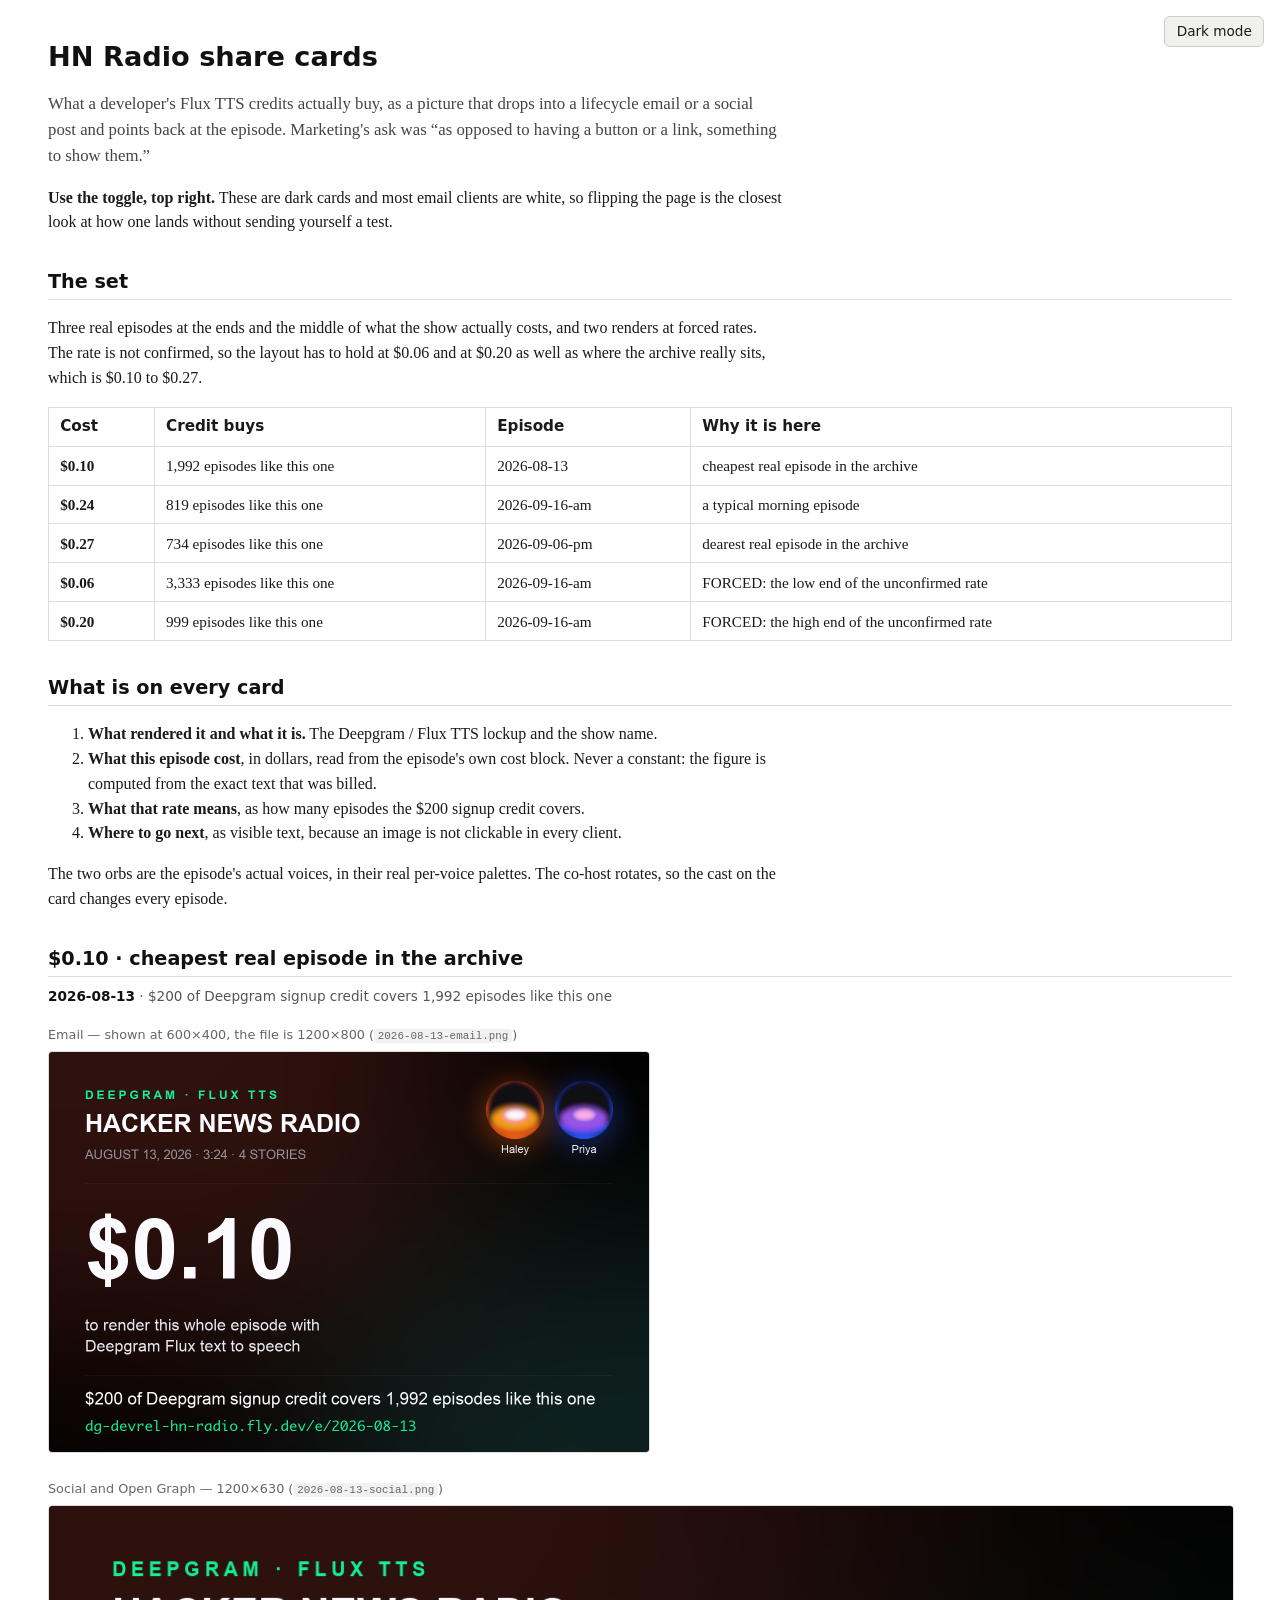
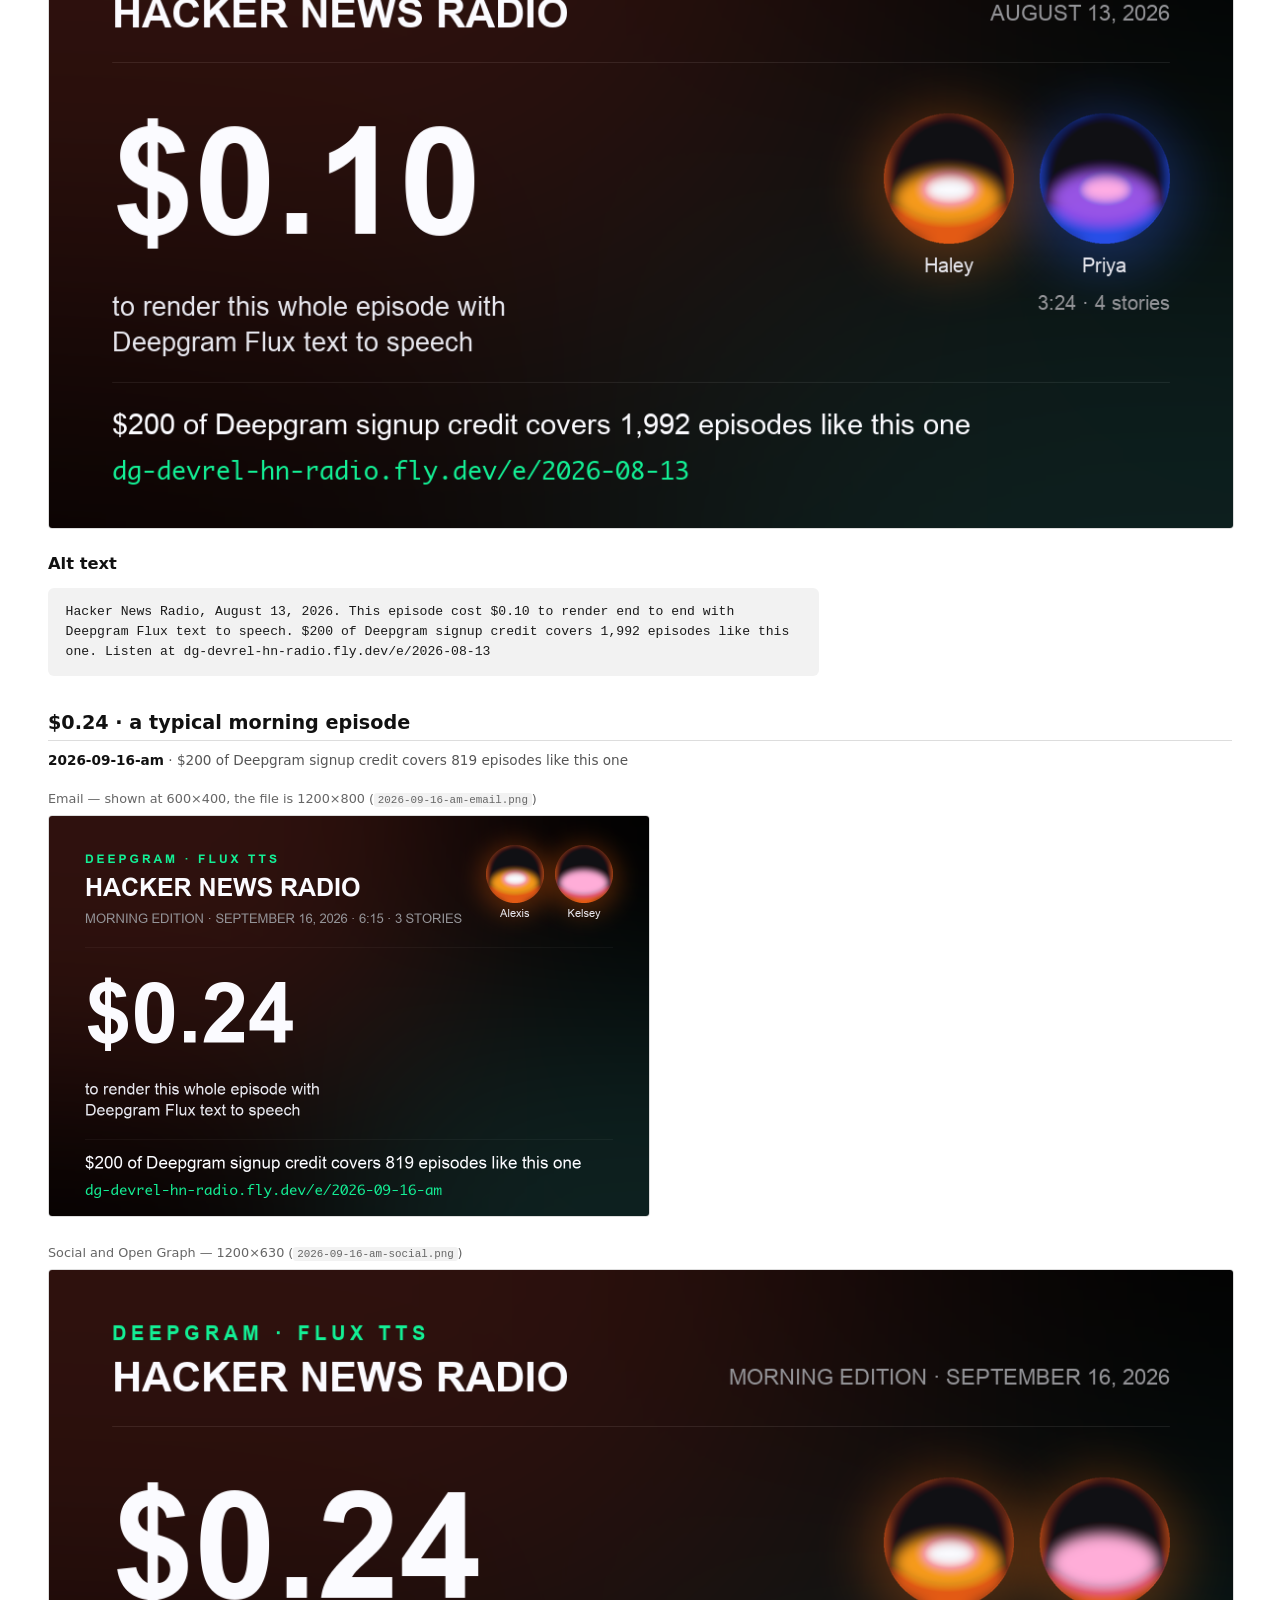
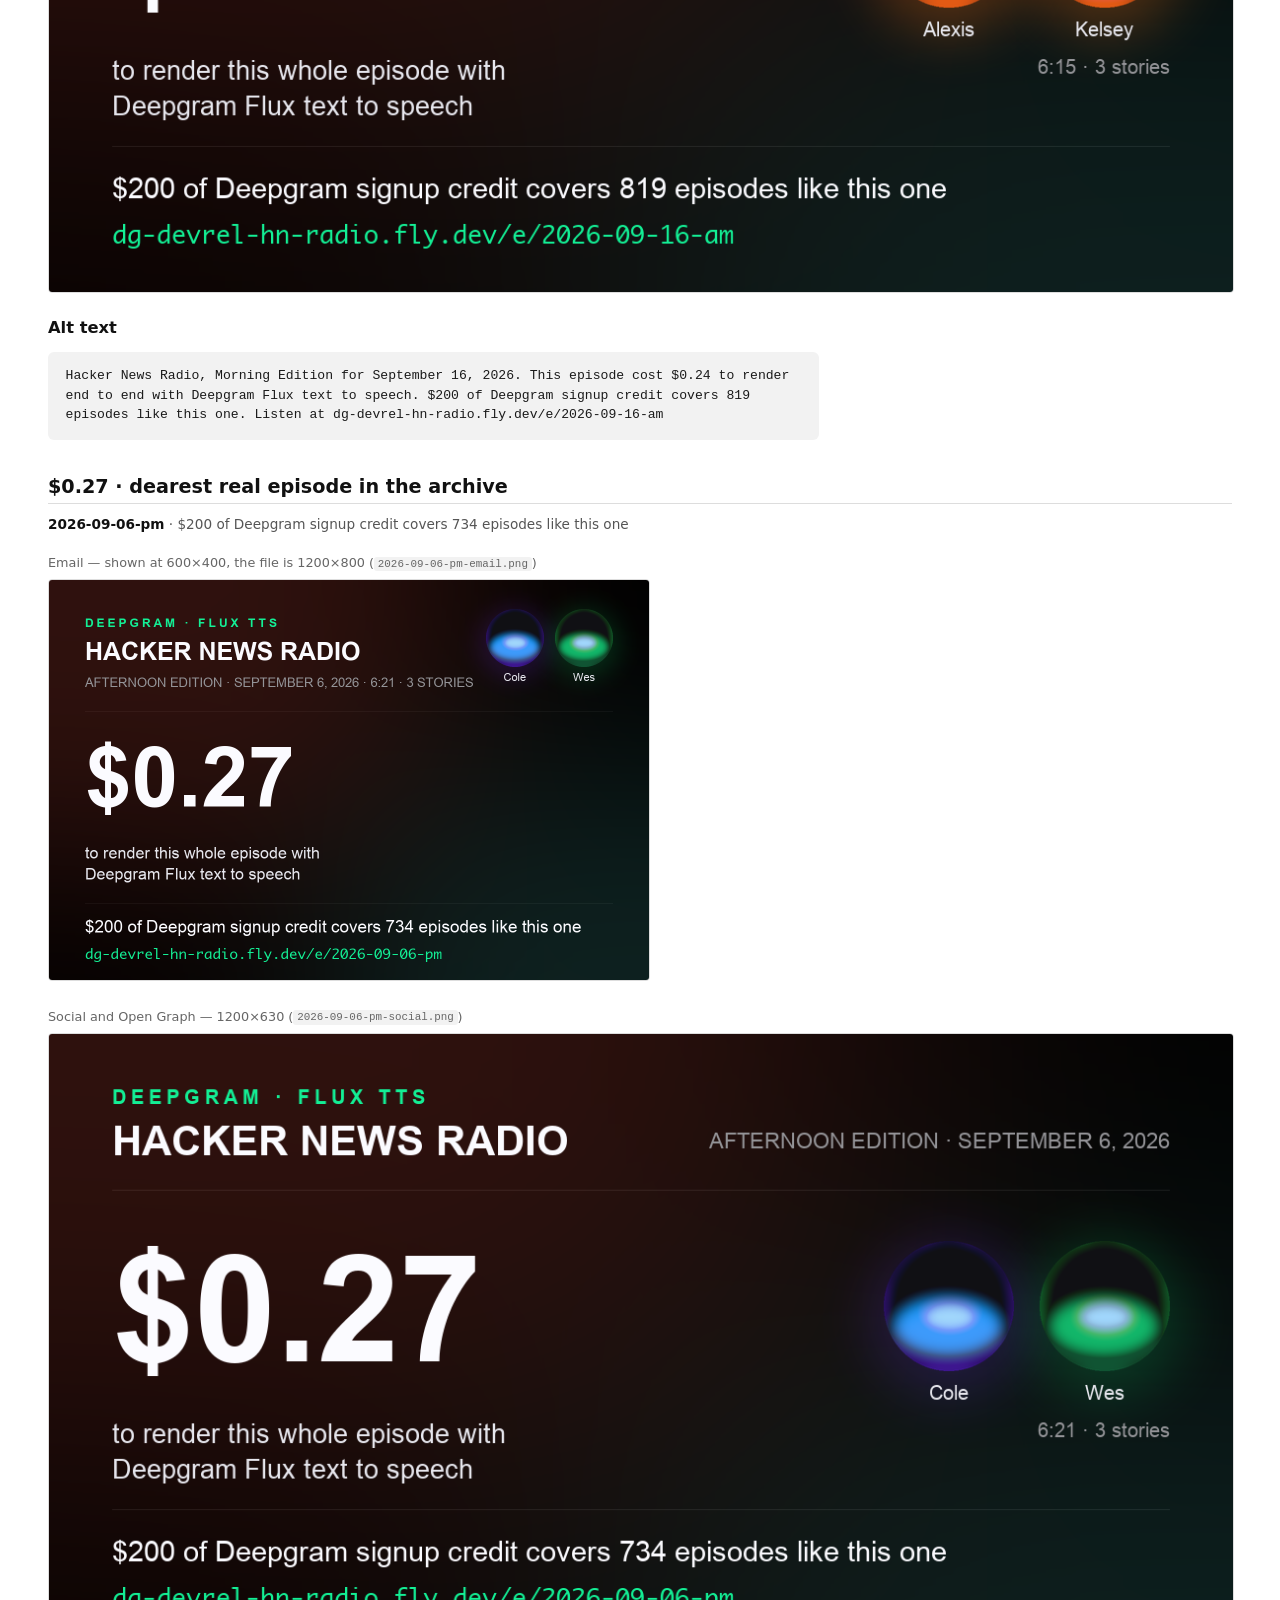
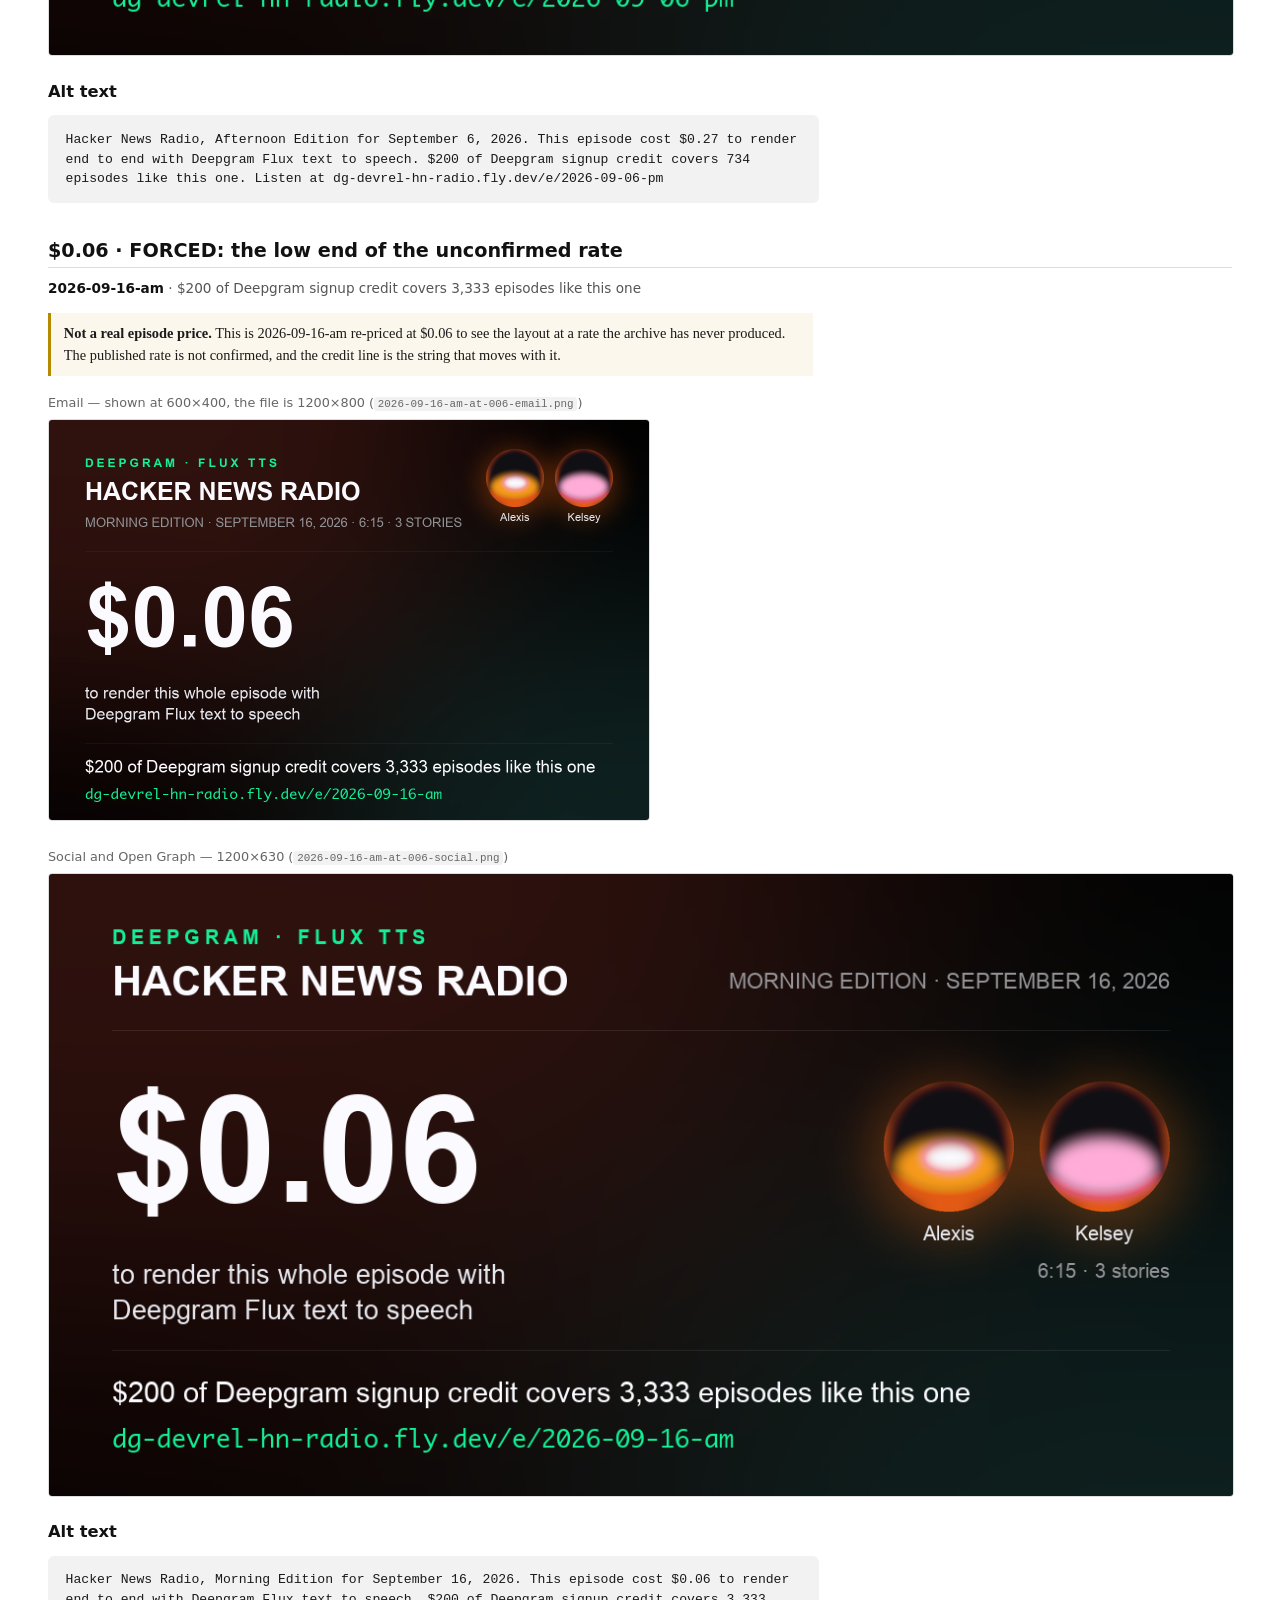
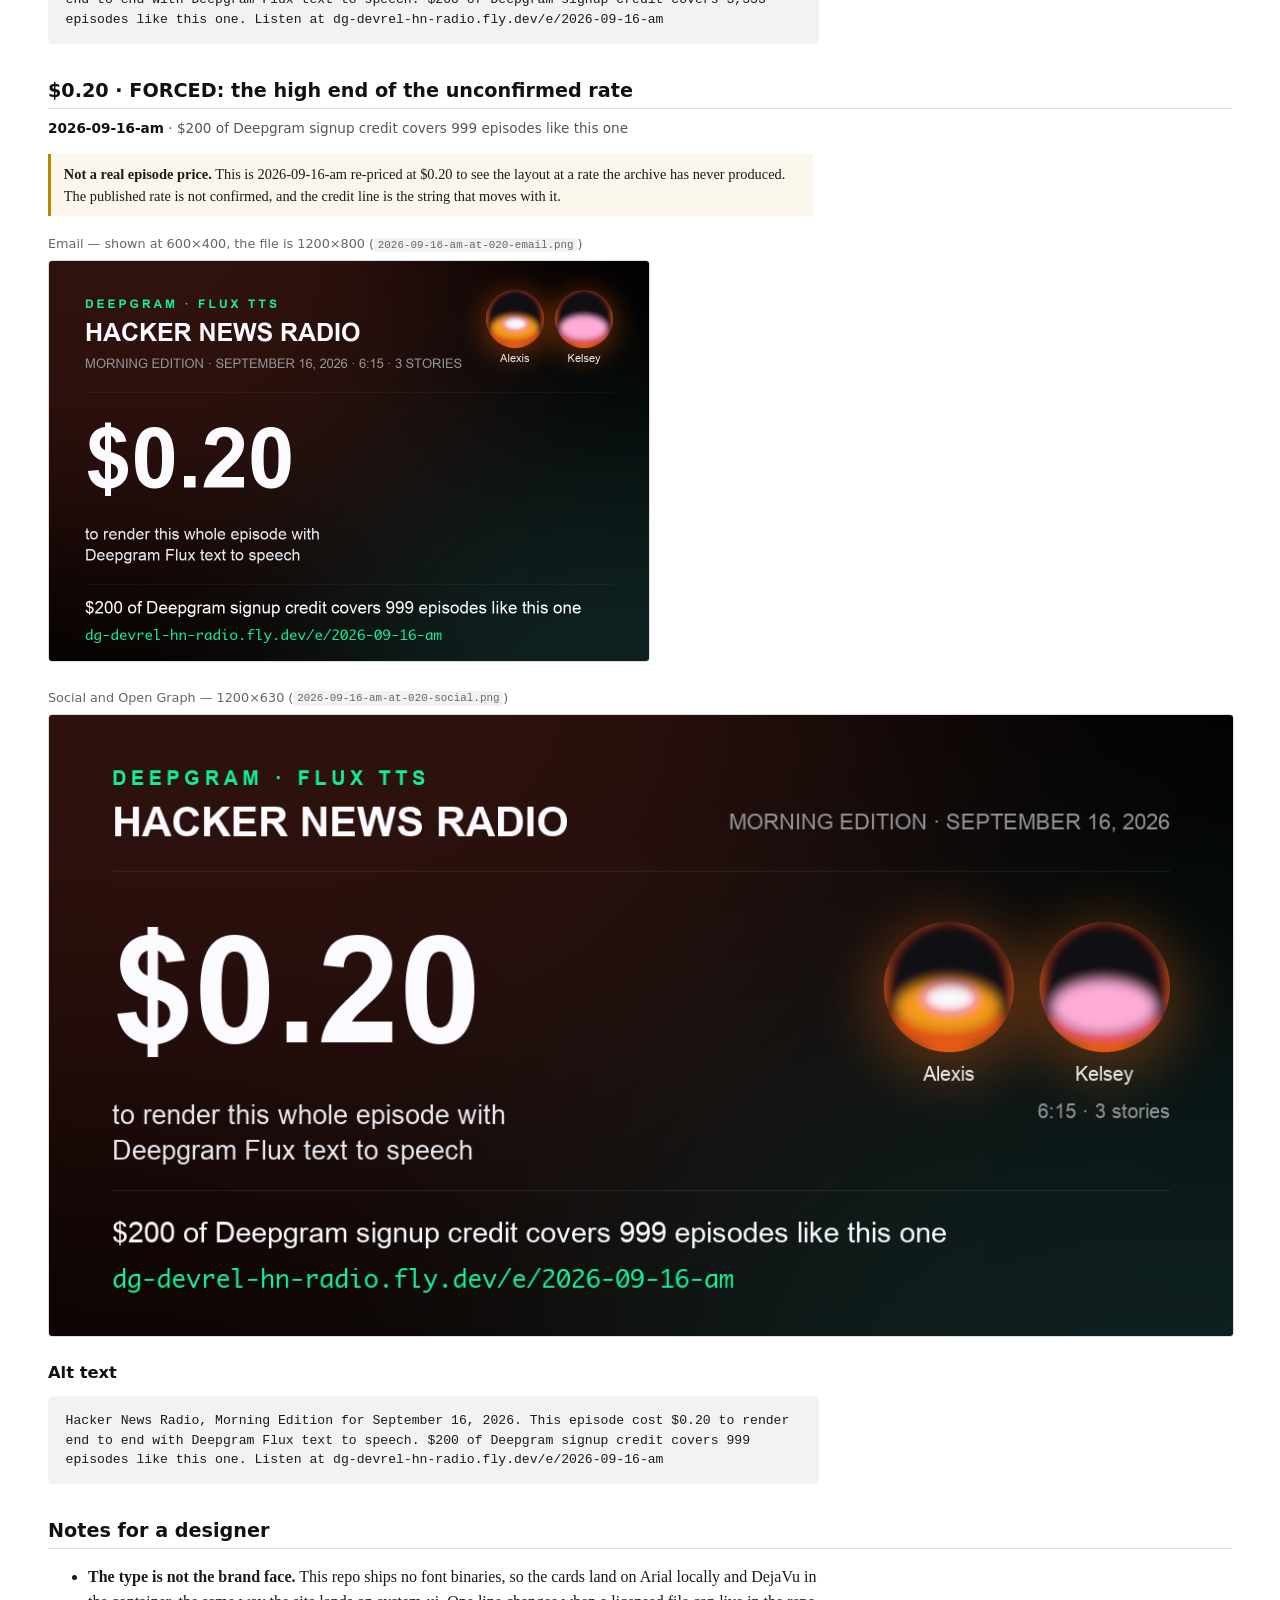
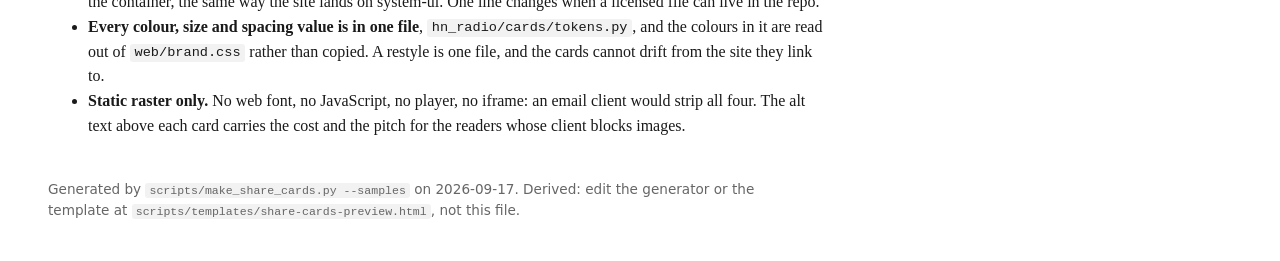
<file: docs/share-cards/index.html>
<!DOCTYPE html>
<!--
  GENERATED by scripts/make_share_cards.py. Do not edit the output; edit this template, or the
  content and styles in that script, and re-run. The next run overwrites whatever is there.

  Two pages come out of this one template -- the sample set and the full contact sheet -- so the
  theme chrome below is written once and neither page can drift from the other.

  Theme chrome below is copied verbatim from ~/Developer/gutils/templates/print-ready-html-doc.html
  so this page behaves like every other doc: follows the system theme, remembers the choice, and
  prints clean. Only the content between the CONTENT markers and the styles after the
  "Document-specific" line belong to this page.

  The light/dark toggle is doing real work here rather than being chrome. These cards are dark
  objects going into emails that are usually white, so flipping the page is the closest thing to
  seeing one land in a client.
-->
<html lang="en">
<head>
<meta charset="utf-8">
<meta name="viewport" content="width=device-width, initial-scale=1">
<title>HN Radio share cards</title>
<style>
  /* ===== THEME CHROME - DO NOT EDIT (keep identical across all docs) ===== */
  :root {
    --bg: #fff;
    --text: #1a1a1a;
    --heading: #111;
    --muted: #555;
    --muted2: #444;
    --faint: #666;
    --rule: #ddd;
    --dot: #e2e2e2;
    --code-bg: #f2f2f2;
    --setup-bg: #f6f6f4;
    --setup-border: #e0e0dc;
    --watch-bg: #fbf7ec;
    --watch-border: #b58900;
    --btn-bg: #f0f0ee;
    --btn-border: #ccc;
    --accent: #c9a227;
  }
  html[data-theme="dark"] {
    --bg: #17191d;
    --text: #cfd2d6;
    --heading: #f1f2f4;
    --muted: #9aa0a6;
    --muted2: #b3b8bd;
    --faint: #888e94;
    --rule: #34383e;
    --dot: #2b2f34;
    --code-bg: #262a30;
    --setup-bg: #1e2126;
    --setup-border: #34383e;
    --watch-bg: #241f14;
    --watch-border: #c9a227;
    --btn-bg: #23262b;
    --btn-border: #3a3f45;
  }
  #theme-toggle {
    position: fixed;
    top: 1rem;
    right: 1rem;
    font-family: system-ui, sans-serif;
    font-size: 0.85rem;
    color: var(--text);
    background: var(--btn-bg);
    border: 1px solid var(--btn-border);
    border-radius: 6px;
    padding: 0.4rem 0.7rem;
    cursor: pointer;
    z-index: 10;
  }
  #theme-toggle:hover { border-color: var(--faint); }
  /* ===== END THEME CHROME ===== */

  /* ===== BASE DOCUMENT STYLE (Sam's standing conventions) ===== */
  body {
    font-family: Georgia, 'Times New Roman', serif;
    font-size: 16px;
    line-height: 1.55;
    color: var(--text);
    max-width: 46rem;
    margin: 2.5rem auto;
    padding: 0 1.5rem;
    background: var(--bg);
    transition: background 0.15s ease, color 0.15s ease;
  }
  h1, h2, h3 {
    font-family: system-ui, -apple-system, 'Segoe UI', sans-serif;
    line-height: 1.25;
    color: var(--heading);
  }
  h1 { font-size: 1.7rem; margin: 0 0 0.25rem; }
  h2 {
    font-size: 1.2rem;
    margin: 2.2rem 0 0.6rem;
    padding-bottom: 0.3rem;
    border-bottom: 1px solid var(--rule);
    page-break-after: avoid;
  }
  h3 { font-size: 1.02rem; margin: 1.5rem 0 0.4rem; }
  p, li { color: var(--text); }
  a { color: inherit; text-decoration: underline; text-decoration-color: var(--accent); }
  code {
    font-family: 'SF Mono', ui-monospace, Menlo, monospace;
    font-size: 0.85em;
    background: var(--code-bg);
    padding: 0.1em 0.35em;
    border-radius: 3px;
  }
  pre {
    background: var(--code-bg);
    padding: 0.9rem 1.1rem;
    border-radius: 6px;
    overflow-x: auto;
    page-break-inside: avoid;
  }
  pre code { background: none; padding: 0; }
  blockquote {
    border-left: 3px solid var(--watch-border);
    background: var(--watch-bg);
    margin: 0.8rem 0;
    padding: 0.7rem 0.9rem;
    page-break-inside: avoid;
  }
  table { border-collapse: collapse; width: 100%; margin: 0.8rem 0; page-break-inside: avoid; }
  th, td { border: 1px solid var(--rule); padding: 0.45rem 0.7rem; text-align: left; font-size: 0.95rem; }
  th { font-family: system-ui, sans-serif; }
  .meta { margin-top: 2.5rem; color: var(--faint); font-size: 0.85rem; font-family: system-ui, sans-serif; }
  /* ===== END BASE ===== */

  /* ===== PRINT: force clean light, hide the toggle ===== */
  @media print {
    :root { --bg:#fff; --text:#1a1a1a; --heading:#111; --setup-bg:#f6f6f4; --watch-bg:#fbf7ec; --code-bg:#f2f2f2; }
    body { margin: 0; font-size: 12pt; }
    blockquote, pre { background: none; }
    #theme-toggle { display: none; }
  }

  /* ===== Document-specific styles may be ADDED below this line ===== */

  /* The subject of this page is a 1200px image, so the column is wider than a reading column
     would be. Everything still wraps at a phone width. */
  body { max-width: 74rem; }
  p, li, .lede { max-width: 46rem; }
  .lede { font-size: 1.05rem; color: var(--muted2); }

  figure { margin: 1.1rem 0 1.6rem; page-break-inside: avoid; }
  figcaption {
    font-family: system-ui, sans-serif;
    font-size: 0.8rem;
    color: var(--faint);
    margin-bottom: 0.4rem;
  }
  /* A hairline under the card, because a dark card on a dark page has no edge otherwise and you
     cannot see where the 630 stops. */
  figure img {
    display: block;
    max-width: 100%;
    height: auto;
    border: 1px solid var(--rule);
    border-radius: 4px;
  }
  /* The email card is rendered at 2x and MUST be shown at 600, which is the whole point of the
     size. Pinning it here means this page previews what a subscriber sees, not the raw file. */
  img.email { width: 600px; }
  img.social { width: 1200px; }

  .facts {
    font-family: system-ui, sans-serif;
    font-size: 0.85rem;
    color: var(--muted);
    margin: 0.2rem 0 0.9rem;
  }
  .facts b { color: var(--heading); font-weight: 600; }
  .forced { border-left: 3px solid var(--watch-border); background: var(--watch-bg);
            padding: 0.55rem 0.8rem; margin: 0.6rem 0 1rem; font-size: 0.9rem; max-width: 46rem; }
  pre.alt { white-space: pre-wrap; max-width: 46rem; font-size: 0.82rem; line-height: 1.5; }
</style>
</head>
<body>

<button id="theme-toggle" type="button" aria-label="Toggle dark mode">Light mode</button>

<!-- ===== CONTENT START ===== -->
<h1>HN Radio share cards</h1>
<p class="lede">What a developer's Flux TTS credits actually buy, as a picture that drops into a
lifecycle email or a social post and points back at the episode. Marketing's ask was
&ldquo;as opposed to having a button or a link, something to show them.&rdquo;</p>

<p><b>Use the toggle, top right.</b> These are dark cards and most email clients are white, so
flipping the page is the closest look at how one lands without sending yourself a test.</p>

<h2>The set</h2>
<p>Three real episodes at the ends and the middle of what the show actually costs, and two renders
at forced rates. The rate is not confirmed, so the layout has to hold at
$0.06 and at $0.20 as well as where the archive really sits, which is $0.10 to $0.27.</p>
<table>
  <thead><tr><th>Cost</th><th>Credit buys</th><th>Episode</th><th>Why it is here</th></tr></thead>
  <tbody><tr><td><b>$0.10</b></td><td>1,992 episodes like this one</td><td>2026-08-13</td><td>cheapest real episode in the archive</td></tr><tr><td><b>$0.24</b></td><td>819 episodes like this one</td><td>2026-09-16-am</td><td>a typical morning episode</td></tr><tr><td><b>$0.27</b></td><td>734 episodes like this one</td><td>2026-09-06-pm</td><td>dearest real episode in the archive</td></tr><tr><td><b>$0.06</b></td><td>3,333 episodes like this one</td><td>2026-09-16-am</td><td>FORCED: the low end of the unconfirmed rate</td></tr><tr><td><b>$0.20</b></td><td>999 episodes like this one</td><td>2026-09-16-am</td><td>FORCED: the high end of the unconfirmed rate</td></tr></tbody>
</table>

<h2>What is on every card</h2>
<ol>
  <li><b>What rendered it and what it is.</b> The Deepgram / Flux TTS lockup and the show name.</li>
  <li><b>What this episode cost</b>, in dollars, read from the episode's own cost block. Never a
      constant: the figure is computed from the exact text that was billed.</li>
  <li><b>What that rate means</b>, as how many episodes the $200 signup credit covers.</li>
  <li><b>Where to go next</b>, as visible text, because an image is not clickable in every client.</li>
</ol>
<p>The two orbs are the episode's actual voices, in their real per-voice palettes. The co-host
rotates, so the cast on the card changes every episode.</p>

<h2>$0.10 &middot; cheapest real episode in the archive</h2>
<p class="facts"><b>2026-08-13</b> &middot;
   $200 of Deepgram signup credit covers 1,992 episodes like this one</p>

<figure>
  <figcaption>Email &mdash; shown at 600&times;400, the file is 1200&times;800
    (<code>2026-08-13-email.png</code>)</figcaption>
  <img class="email" src="2026-08-13-email.png"
       alt="Hacker News Radio, August 13, 2026. This episode cost $0.10 to render end to end with Deepgram Flux text to speech. $200 of Deepgram signup credit covers 1,992 episodes like this one. Listen at dg-devrel-hn-radio.fly.dev/e/2026-08-13">
</figure>
<figure>
  <figcaption>Social and Open Graph &mdash; 1200&times;630
    (<code>2026-08-13-social.png</code>)</figcaption>
  <img class="social" src="2026-08-13-social.png"
       alt="Hacker News Radio, August 13, 2026. This episode cost $0.10 to render end to end with Deepgram Flux text to speech. $200 of Deepgram signup credit covers 1,992 episodes like this one. Listen at dg-devrel-hn-radio.fly.dev/e/2026-08-13">
</figure>
<h3>Alt text</h3>
<pre class="alt">Hacker News Radio, August 13, 2026. This episode cost $0.10 to render end to end with Deepgram Flux text to speech. $200 of Deepgram signup credit covers 1,992 episodes like this one. Listen at dg-devrel-hn-radio.fly.dev/e/2026-08-13</pre>

<h2>$0.24 &middot; a typical morning episode</h2>
<p class="facts"><b>2026-09-16-am</b> &middot;
   $200 of Deepgram signup credit covers 819 episodes like this one</p>

<figure>
  <figcaption>Email &mdash; shown at 600&times;400, the file is 1200&times;800
    (<code>2026-09-16-am-email.png</code>)</figcaption>
  <img class="email" src="2026-09-16-am-email.png"
       alt="Hacker News Radio, Morning Edition for September 16, 2026. This episode cost $0.24 to render end to end with Deepgram Flux text to speech. $200 of Deepgram signup credit covers 819 episodes like this one. Listen at dg-devrel-hn-radio.fly.dev/e/2026-09-16-am">
</figure>
<figure>
  <figcaption>Social and Open Graph &mdash; 1200&times;630
    (<code>2026-09-16-am-social.png</code>)</figcaption>
  <img class="social" src="2026-09-16-am-social.png"
       alt="Hacker News Radio, Morning Edition for September 16, 2026. This episode cost $0.24 to render end to end with Deepgram Flux text to speech. $200 of Deepgram signup credit covers 819 episodes like this one. Listen at dg-devrel-hn-radio.fly.dev/e/2026-09-16-am">
</figure>
<h3>Alt text</h3>
<pre class="alt">Hacker News Radio, Morning Edition for September 16, 2026. This episode cost $0.24 to render end to end with Deepgram Flux text to speech. $200 of Deepgram signup credit covers 819 episodes like this one. Listen at dg-devrel-hn-radio.fly.dev/e/2026-09-16-am</pre>

<h2>$0.27 &middot; dearest real episode in the archive</h2>
<p class="facts"><b>2026-09-06-pm</b> &middot;
   $200 of Deepgram signup credit covers 734 episodes like this one</p>

<figure>
  <figcaption>Email &mdash; shown at 600&times;400, the file is 1200&times;800
    (<code>2026-09-06-pm-email.png</code>)</figcaption>
  <img class="email" src="2026-09-06-pm-email.png"
       alt="Hacker News Radio, Afternoon Edition for September 6, 2026. This episode cost $0.27 to render end to end with Deepgram Flux text to speech. $200 of Deepgram signup credit covers 734 episodes like this one. Listen at dg-devrel-hn-radio.fly.dev/e/2026-09-06-pm">
</figure>
<figure>
  <figcaption>Social and Open Graph &mdash; 1200&times;630
    (<code>2026-09-06-pm-social.png</code>)</figcaption>
  <img class="social" src="2026-09-06-pm-social.png"
       alt="Hacker News Radio, Afternoon Edition for September 6, 2026. This episode cost $0.27 to render end to end with Deepgram Flux text to speech. $200 of Deepgram signup credit covers 734 episodes like this one. Listen at dg-devrel-hn-radio.fly.dev/e/2026-09-06-pm">
</figure>
<h3>Alt text</h3>
<pre class="alt">Hacker News Radio, Afternoon Edition for September 6, 2026. This episode cost $0.27 to render end to end with Deepgram Flux text to speech. $200 of Deepgram signup credit covers 734 episodes like this one. Listen at dg-devrel-hn-radio.fly.dev/e/2026-09-06-pm</pre>

<h2>$0.06 &middot; FORCED: the low end of the unconfirmed rate</h2>
<p class="facts"><b>2026-09-16-am</b> &middot;
   $200 of Deepgram signup credit covers 3,333 episodes like this one</p>
<p class="forced"><b>Not a real episode price.</b> This is 2026-09-16-am re-priced at $0.06 to see the layout at a rate the archive has never produced. The published rate is not confirmed, and the credit line is the string that moves with it.</p>
<figure>
  <figcaption>Email &mdash; shown at 600&times;400, the file is 1200&times;800
    (<code>2026-09-16-am-at-006-email.png</code>)</figcaption>
  <img class="email" src="2026-09-16-am-at-006-email.png"
       alt="Hacker News Radio, Morning Edition for September 16, 2026. This episode cost $0.06 to render end to end with Deepgram Flux text to speech. $200 of Deepgram signup credit covers 3,333 episodes like this one. Listen at dg-devrel-hn-radio.fly.dev/e/2026-09-16-am">
</figure>
<figure>
  <figcaption>Social and Open Graph &mdash; 1200&times;630
    (<code>2026-09-16-am-at-006-social.png</code>)</figcaption>
  <img class="social" src="2026-09-16-am-at-006-social.png"
       alt="Hacker News Radio, Morning Edition for September 16, 2026. This episode cost $0.06 to render end to end with Deepgram Flux text to speech. $200 of Deepgram signup credit covers 3,333 episodes like this one. Listen at dg-devrel-hn-radio.fly.dev/e/2026-09-16-am">
</figure>
<h3>Alt text</h3>
<pre class="alt">Hacker News Radio, Morning Edition for September 16, 2026. This episode cost $0.06 to render end to end with Deepgram Flux text to speech. $200 of Deepgram signup credit covers 3,333 episodes like this one. Listen at dg-devrel-hn-radio.fly.dev/e/2026-09-16-am</pre>

<h2>$0.20 &middot; FORCED: the high end of the unconfirmed rate</h2>
<p class="facts"><b>2026-09-16-am</b> &middot;
   $200 of Deepgram signup credit covers 999 episodes like this one</p>
<p class="forced"><b>Not a real episode price.</b> This is 2026-09-16-am re-priced at $0.20 to see the layout at a rate the archive has never produced. The published rate is not confirmed, and the credit line is the string that moves with it.</p>
<figure>
  <figcaption>Email &mdash; shown at 600&times;400, the file is 1200&times;800
    (<code>2026-09-16-am-at-020-email.png</code>)</figcaption>
  <img class="email" src="2026-09-16-am-at-020-email.png"
       alt="Hacker News Radio, Morning Edition for September 16, 2026. This episode cost $0.20 to render end to end with Deepgram Flux text to speech. $200 of Deepgram signup credit covers 999 episodes like this one. Listen at dg-devrel-hn-radio.fly.dev/e/2026-09-16-am">
</figure>
<figure>
  <figcaption>Social and Open Graph &mdash; 1200&times;630
    (<code>2026-09-16-am-at-020-social.png</code>)</figcaption>
  <img class="social" src="2026-09-16-am-at-020-social.png"
       alt="Hacker News Radio, Morning Edition for September 16, 2026. This episode cost $0.20 to render end to end with Deepgram Flux text to speech. $200 of Deepgram signup credit covers 999 episodes like this one. Listen at dg-devrel-hn-radio.fly.dev/e/2026-09-16-am">
</figure>
<h3>Alt text</h3>
<pre class="alt">Hacker News Radio, Morning Edition for September 16, 2026. This episode cost $0.20 to render end to end with Deepgram Flux text to speech. $200 of Deepgram signup credit covers 999 episodes like this one. Listen at dg-devrel-hn-radio.fly.dev/e/2026-09-16-am</pre>

<h2>Notes for a designer</h2>
<ul>
  <li><b>The type is not the brand face.</b> This repo ships no font binaries, so the cards land on
      Arial locally and DejaVu in the container, the same way the site lands on system-ui. One
      line changes when a licensed file can live in the repo.</li>
  <li><b>Every colour, size and spacing value is in one file</b>,
      <code>hn_radio/cards/tokens.py</code>, and the colours in it are read out of
      <code>web/brand.css</code> rather than copied. A restyle is one file, and the cards cannot
      drift from the site they link to.</li>
  <li><b>Static raster only.</b> No web font, no JavaScript, no player, no iframe: an email client
      would strip all four. The alt text above each card carries the cost and the pitch for the
      readers whose client blocks images.</li>
</ul>

<p class="meta">Generated by <code>scripts/make_share_cards.py --samples</code> on
2026-09-17. Derived: edit the generator or the template at
<code>scripts/templates/share-cards-preview.html</code>, not this file.</p>
<!-- ===== CONTENT END ===== -->

<script>
  /* ===== THEME SCRIPT - DO NOT EDIT (keep identical across all docs) ===== */
  (function () {
    var root = document.documentElement;
    var btn = document.getElementById('theme-toggle');
    var stored = null;
    try { stored = localStorage.getItem('doc-theme'); } catch (e) {}
    var systemDark = window.matchMedia && window.matchMedia('(prefers-color-scheme: dark)').matches;
    var theme = stored || (systemDark ? 'dark' : 'light');

    function apply(t) {
      root.setAttribute('data-theme', t);
      btn.textContent = t === 'dark' ? 'Light mode' : 'Dark mode';
    }
    apply(theme);

    btn.addEventListener('click', function () {
      theme = root.getAttribute('data-theme') === 'dark' ? 'light' : 'dark';
      apply(theme);
      try { localStorage.setItem('doc-theme', theme); } catch (e) {}
    });
  })();
  /* ===== END THEME SCRIPT ===== */
</script>

</body>
</html>
</file>
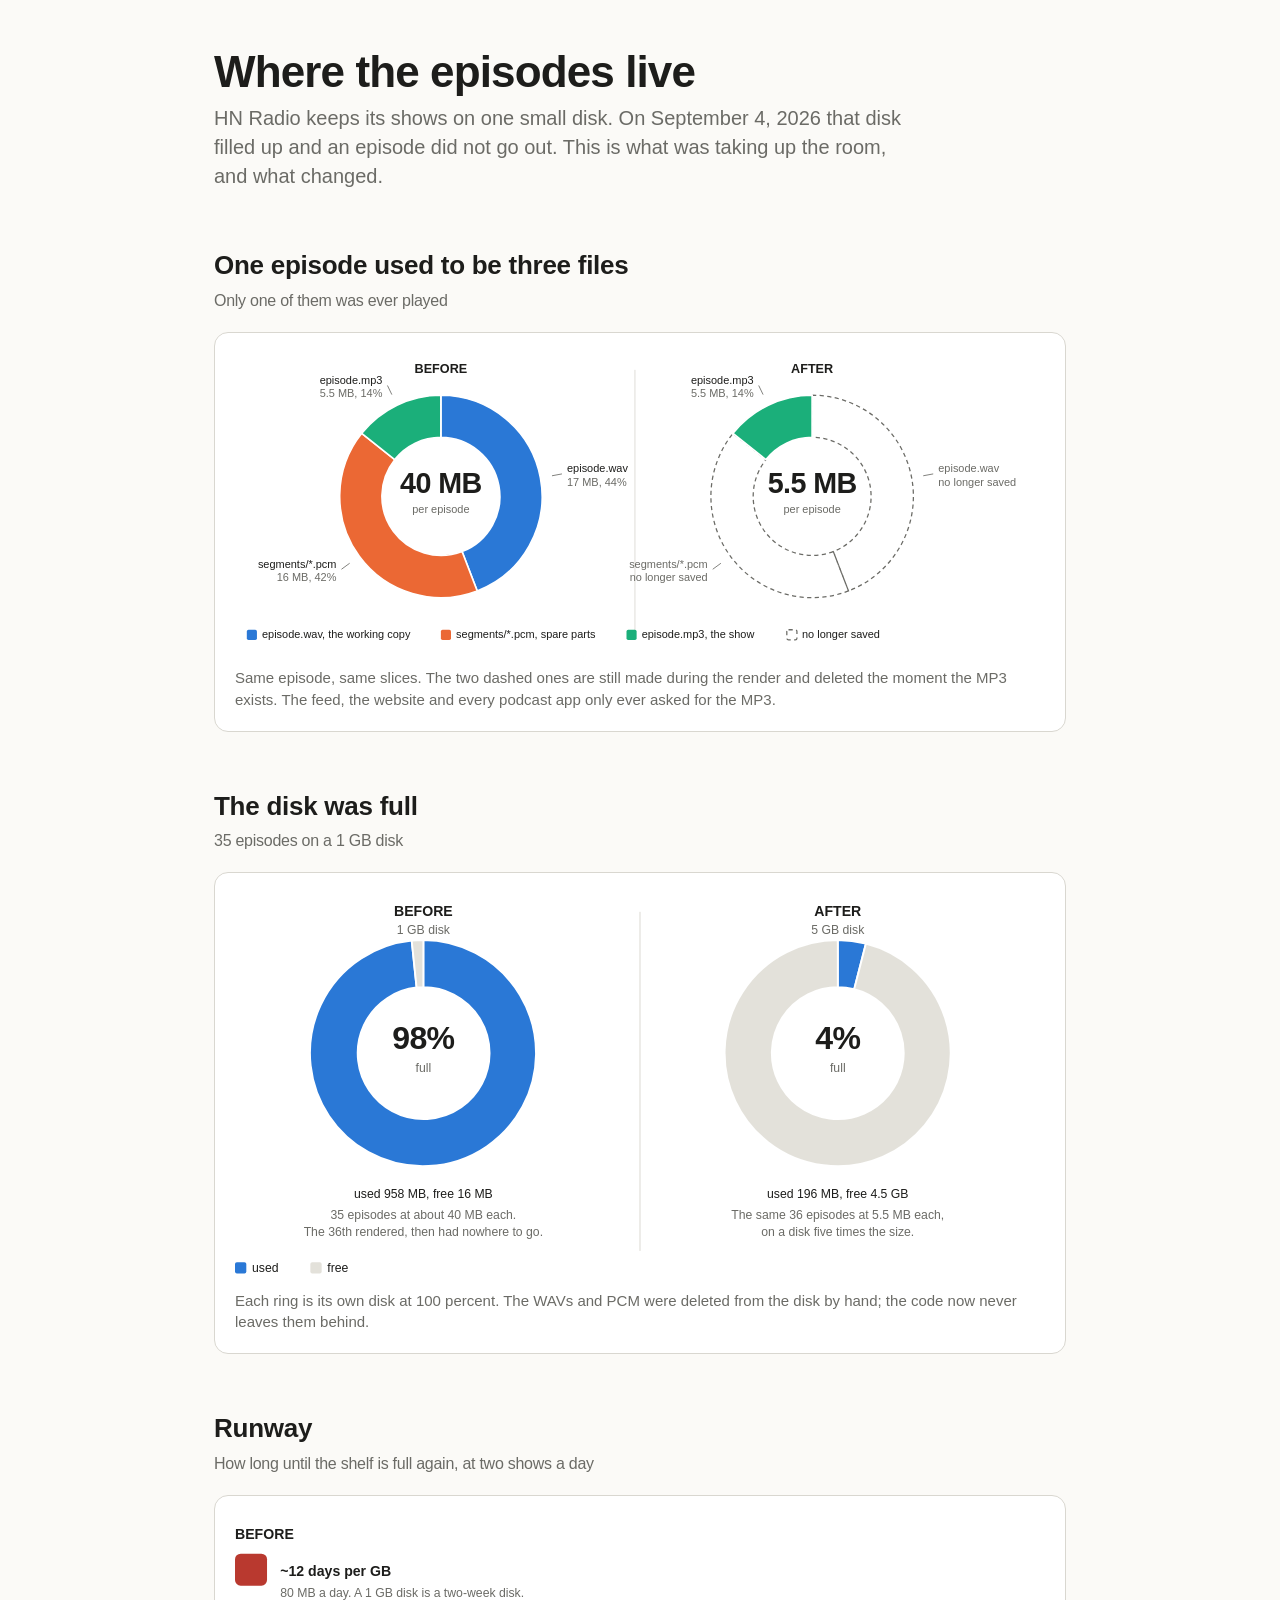
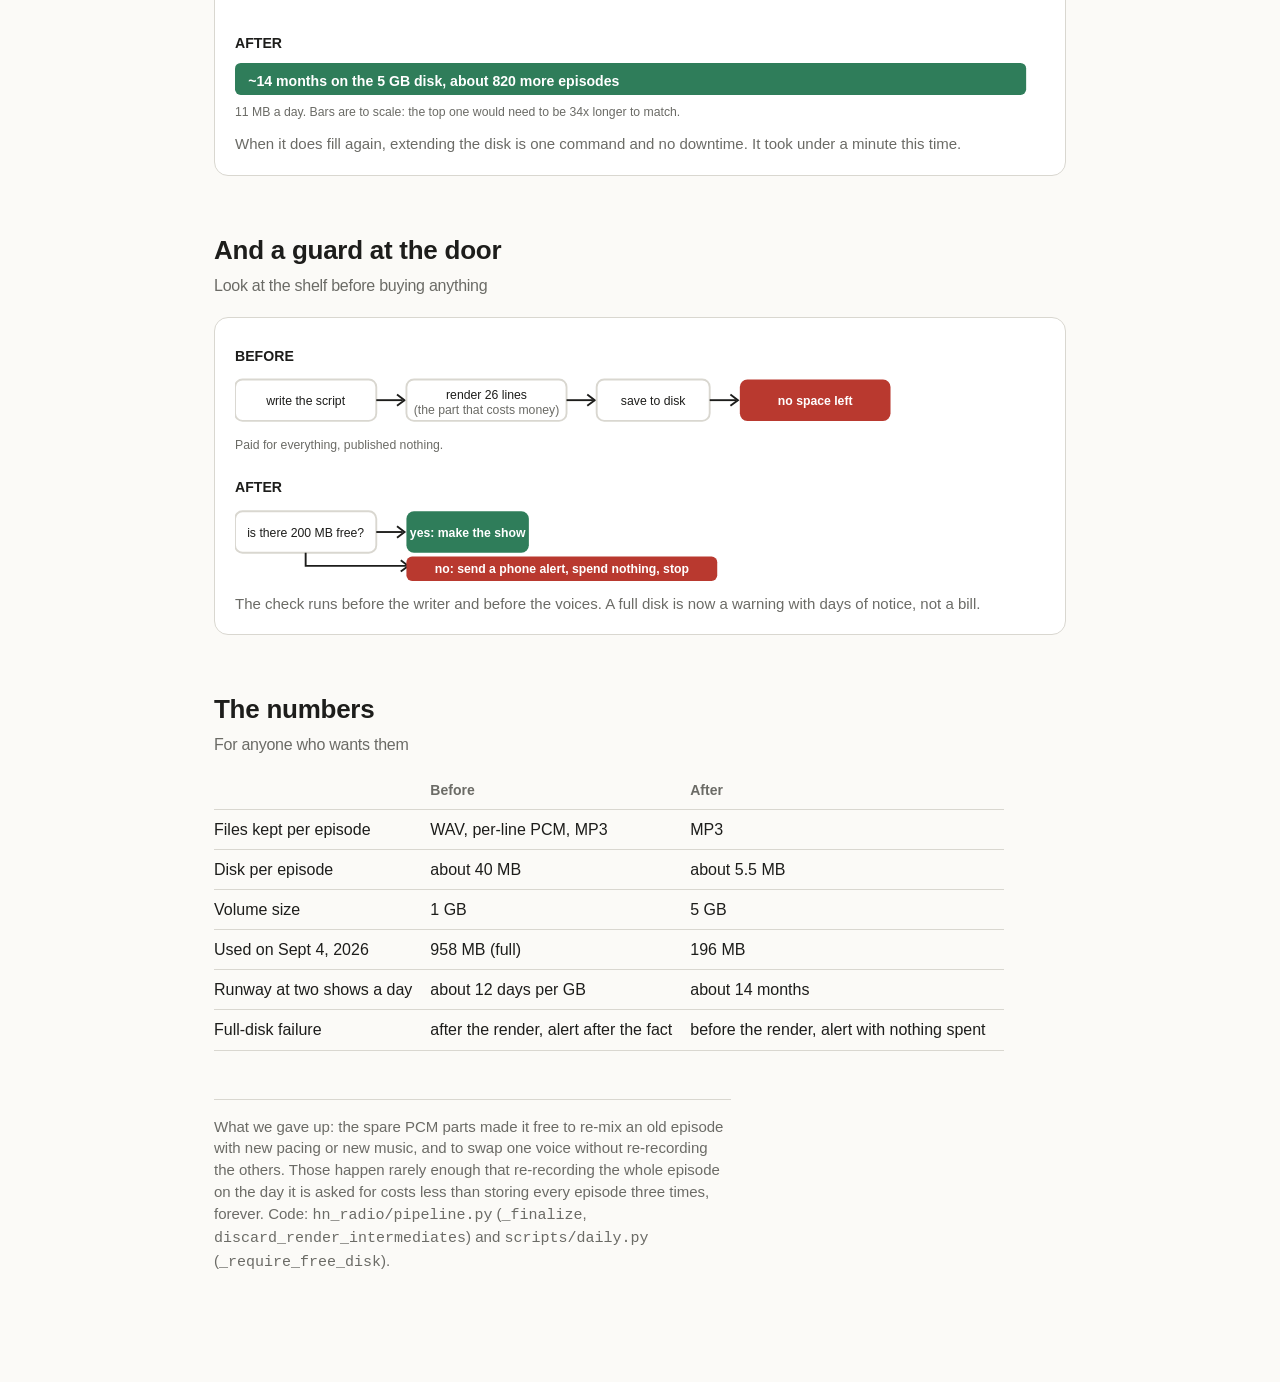
<file: docs/eli5/episode-storage.html>
<!doctype html>
<html lang="en">
<head>
<meta charset="utf-8">
<meta name="viewport" content="width=device-width, initial-scale=1">
<title>Where the episodes live</title>
<style>
  :root {
    --bg: #fbfaf7; --fg: #1d1d1b; --muted: #6b6b66; --line: #d9d7d0; --card: #ffffff;
    --wav: #c96a3a; --pcm: #d9a441; --mp3: #2f7d5a; --bad: #b9392f; --good: #2f7d5a; --shelf: #8a7b6a;
    /* Donut slices: categorical slots 1-3 of the validated reference palette (CVD dE 9.2, normal 27.6). */
    --s1: #2a78d6; --s2: #eb6834; --s3: #1baf7a; --track: #e3e1da;
  }
  @media (prefers-color-scheme: dark) {
    :root {
      --bg: #15161a; --fg: #ececea; --muted: #9c9c96; --line: #34363c; --card: #1d1f25;
      --wav: #e0805a; --pcm: #e6b95a; --mp3: #4fb083; --bad: #e0574b; --good: #4fb083; --shelf: #a3927e;
      --s1: #3987e5; --s2: #d95926; --s3: #199e70; --track: #33353b;
    }
  }
  * { box-sizing: border-box; }
  html, body { margin: 0; background: var(--bg); color: var(--fg); }
  body { font: 18px/1.45 -apple-system, "Segoe UI", Helvetica, Arial, sans-serif; }
  main { max-width: 900px; margin: 0 auto; padding: 48px 24px 96px; }
  h1 { font-size: 44px; line-height: 1.1; margin: 0 0 8px; letter-spacing: -0.02em; }
  .lede { color: var(--muted); margin: 0 0 40px; font-size: 20px; }
  h2 { font-size: 26px; margin: 56px 0 8px; letter-spacing: -0.01em; }
  h2 small { display: block; font-size: 16px; font-weight: 400; color: var(--muted); margin-top: 4px; }
  p { max-width: 62ch; }
  figure { margin: 20px 0 0; padding: 20px; background: var(--card); border: 1px solid var(--line); border-radius: 14px; break-inside: avoid; }
  figcaption { font-size: 15px; color: var(--muted); margin-top: 10px; }
  svg { width: 100%; height: auto; display: block; }
  svg text { font-family: inherit; fill: var(--fg); }
  .muted { fill: var(--muted); }
  .mini { font-size: 13px; }
  .label { font-size: 15px; font-weight: 600; }
  .big { font-size: 34px; font-weight: 700; letter-spacing: -0.02em; }
  .wav { fill: var(--wav); } .pcm { fill: var(--pcm); } .mp3 { fill: var(--mp3); }
  .s1 { fill: var(--s1); } .s2 { fill: var(--s2); } .s3 { fill: var(--s3); } .track { fill: var(--track); }
  .slice { stroke: var(--card); stroke-width: 2; }   /* 2px surface gap between slices */
  .leader { stroke: var(--muted); stroke-width: 1; }
  .ghost { fill: none; stroke: var(--muted); stroke-width: 1.5; stroke-dasharray: 5 4; }
  .bad { fill: var(--bad); } .good { fill: var(--good); }
  .shelf { stroke: var(--shelf); fill: none; stroke-width: 3; }
  .line { stroke: var(--line); }
  .ink { stroke: var(--fg); }
  table { border-collapse: collapse; margin-top: 16px; font-size: 16px; }
  td, th { text-align: left; padding: 8px 18px 8px 0; border-bottom: 1px solid var(--line); vertical-align: top; }
  th { color: var(--muted); font-weight: 600; font-size: 14px; }
  .foot { color: var(--muted); font-size: 15px; margin-top: 48px; border-top: 1px solid var(--line); padding-top: 16px; }
  @media print {
    :root { --bg: #fff; --fg: #000; --card: #fff; --line: #bbb; }
    body { font-size: 15px; }
    main { padding: 0; max-width: none; }
    h2 { page-break-after: avoid; }
  }
</style>
</head>
<body>
<main>

<h1>Where the episodes live</h1>
<p class="lede">HN Radio keeps its shows on one small disk. On September 4, 2026 that disk filled up and an episode did not go out. This is what was taking up the room, and what changed.</p>

<h2>One episode used to be three files<small>Only one of them was ever played</small></h2>
<figure>
<svg viewBox="-44 0 960 360" role="img" aria-label="Before: a donut split into WAV 44 percent, PCM 42 percent and MP3 14 percent, about 40 megabytes in all. After: the same donut, with the WAV and PCM slices drawn as dashed outlines marked no longer saved and only the MP3 slice filled, 5.5 megabytes.">
  <text x="200" y="24" class="label" text-anchor="middle">BEFORE</text>
  <path d="M200.0 50.0 A120 120 0 0 1 243.1 282.0 L225.1 235.3 A70 70 0 0 0 200.0 100.0 Z" class="s1 slice"><title>episode.wav: 17 MB (44%)</title></path>
  <line x1="331.7" y1="145.5" x2="343.5" y2="143.3" class="leader"/><text x="349.5" y="141.3" class="mini" text-anchor="start">episode.wav</text><text x="349.5" y="157.3" class="mini muted" text-anchor="start">17 MB, 44%</text>
  <path d="M243.1 282.0 A120 120 0 0 1 106.2 95.2 L145.3 126.4 A70 70 0 0 0 225.1 235.3 Z" class="s2 slice"><title>segments/*.pcm: 16 MB (42%)</title></path>
  <line x1="91.9" y1="249.2" x2="82.2" y2="256.3" class="leader"/><text x="76.2" y="254.3" class="mini" text-anchor="end">segments/*.pcm</text><text x="76.2" y="270.3" class="mini muted" text-anchor="end">16 MB, 42%</text>
  <path d="M106.2 95.2 A120 120 0 0 1 200.0 50.0 L200.0 100.0 A70 70 0 0 0 145.3 126.4 Z" class="s3 slice"><title>episode.mp3: 5.5 MB (14%)</title></path>
  <line x1="141.9" y1="49.3" x2="136.7" y2="38.5" class="leader"/><text x="130.7" y="36.5" class="mini" text-anchor="end">episode.mp3</text><text x="130.7" y="52.5" class="mini muted" text-anchor="end">5.5 MB, 14%</text>
  <text x="200" y="166" class="big" text-anchor="middle">40 MB</text>
  <text x="200" y="190" class="mini muted" text-anchor="middle">per episode</text>

  <line x1="430" y1="20" x2="430" y2="330" class="line" stroke-width="1"/>

  <text x="640" y="24" class="label" text-anchor="middle">AFTER</text>
  <path d="M640.0 50.0 A120 120 0 0 1 683.1 282.0 L665.1 235.3 A70 70 0 0 0 640.0 100.0 Z" class="ghost"><title>episode.wav: no longer saved</title></path>
  <line x1="771.7" y1="145.5" x2="783.5" y2="143.3" class="leader"/><text x="789.5" y="141.3" class="mini muted" text-anchor="start">episode.wav</text><text x="789.5" y="157.3" class="mini muted" text-anchor="start">no longer saved</text>
  <path d="M683.1 282.0 A120 120 0 0 1 546.2 95.2 L585.3 126.4 A70 70 0 0 0 665.1 235.3 Z" class="ghost"><title>segments/*.pcm: no longer saved</title></path>
  <line x1="531.9" y1="249.2" x2="522.2" y2="256.3" class="leader"/><text x="516.2" y="254.3" class="mini muted" text-anchor="end">segments/*.pcm</text><text x="516.2" y="270.3" class="mini muted" text-anchor="end">no longer saved</text>
  <path d="M546.2 95.2 A120 120 0 0 1 640.0 50.0 L640.0 100.0 A70 70 0 0 0 585.3 126.4 Z" class="s3 slice"><title>episode.mp3: 5.5 MB (14%)</title></path>
  <line x1="581.9" y1="49.3" x2="576.7" y2="38.5" class="leader"/><text x="570.7" y="36.5" class="mini" text-anchor="end">episode.mp3</text><text x="570.7" y="52.5" class="mini muted" text-anchor="end">5.5 MB, 14%</text>
  <text x="640" y="166" class="big" text-anchor="middle">5.5 MB</text>
  <text x="640" y="190" class="mini muted" text-anchor="middle">per episode</text>

  <g class="mini" transform="translate(-30,338)">
    <rect x="0" y="-10" width="12" height="12" rx="2" class="s1"/><text x="18" y="0">episode.wav, the working copy</text>
    <rect x="230" y="-10" width="12" height="12" rx="2" class="s2"/><text x="248" y="0">segments/*.pcm, spare parts</text>
    <rect x="450" y="-10" width="12" height="12" rx="2" class="s3"/><text x="468" y="0">episode.mp3, the show</text>
    <rect x="640" y="-10" width="12" height="12" rx="2" class="ghost"/><text x="658" y="0">no longer saved</text>
  </g>
</svg>
<figcaption>Same episode, same slices. The two dashed ones are still made during the render and deleted the moment the MP3 exists. The feed, the website and every podcast app only ever asked for the MP3.</figcaption>
</figure>

<h2>The disk was full<small>35 episodes on a 1 GB disk</small></h2>
<figure>
<svg viewBox="0 0 860 410" role="img" aria-label="Before: a donut for the 1 gigabyte disk, 98 percent filled. After: the same size donut for the 5 gigabyte disk, 4 percent filled.">
  <text x="200" y="24" class="label" text-anchor="middle">BEFORE</text>
  <text x="200" y="44" class="mini muted" text-anchor="middle">1 GB disk</text>
  <path d="M200.0 50.0 A120 120 0 1 1 187.6 50.6 L192.8 100.4 A70 70 0 1 0 200.0 100.0 Z" class="s1 slice"><title>used: 958 MB</title></path>
  <path d="M187.6 50.6 A120 120 0 0 1 200.0 50.0 L200.0 100.0 A70 70 0 0 0 192.8 100.4 Z" class="track slice"><title>free: 16 MB</title></path>
  <text x="200" y="166" class="big" text-anchor="middle">98%</text>
  <text x="200" y="190" class="mini muted" text-anchor="middle">full</text>
  <text x="200" y="324" class="mini" text-anchor="middle">used 958 MB, free 16 MB</text>
  <text x="200" y="346" class="mini muted" text-anchor="middle">35 episodes at about 40 MB each.</text>
  <text x="200" y="364" class="mini muted" text-anchor="middle">The 36th rendered, then had nowhere to go.</text>

  <line x1="430" y1="20" x2="430" y2="380" class="line" stroke-width="1"/>

  <text x="640" y="24" class="label" text-anchor="middle">AFTER</text>
  <text x="640" y="44" class="mini muted" text-anchor="middle">5 GB disk</text>
  <path d="M640.0 50.0 A120 120 0 0 1 669.8 53.8 L657.4 102.2 A70 70 0 0 0 640.0 100.0 Z" class="s1 slice"><title>used: 196 MB</title></path>
  <path d="M669.8 53.8 A120 120 0 1 1 640.0 50.0 L640.0 100.0 A70 70 0 1 0 657.4 102.2 Z" class="track slice"><title>free: 4704 MB</title></path>
  <text x="640" y="166" class="big" text-anchor="middle">4%</text>
  <text x="640" y="190" class="mini muted" text-anchor="middle">full</text>
  <text x="640" y="324" class="mini" text-anchor="middle">used 196 MB, free 4.5 GB</text>
  <text x="640" y="346" class="mini muted" text-anchor="middle">The same 36 episodes at 5.5 MB each,</text>
  <text x="640" y="364" class="mini muted" text-anchor="middle">on a disk five times the size.</text>

  <g class="mini" transform="translate(0,402)">
    <rect x="0" y="-10" width="12" height="12" rx="2" class="s1"/><text x="18" y="0">used</text>
    <rect x="80" y="-10" width="12" height="12" rx="2" class="track"/><text x="98" y="0">free</text>
  </g>
</svg>
<figcaption>Each ring is its own disk at 100 percent. The WAVs and PCM were deleted from the disk by hand; the code now never leaves them behind.</figcaption>
</figure>

<h2>Runway<small>How long until the shelf is full again, at two shows a day</small></h2>
<figure>
<svg viewBox="0 0 860 220" role="img" aria-label="Before: a short bar labeled about 12 days per gigabyte. After: a long bar labeled about 14 months on 5 gigabytes.">
  <text x="0" y="24" class="label">BEFORE</text>
  <rect x="0" y="40" width="34" height="34" rx="6" class="bad"/>
  <text x="48" y="64" class="label">~12 days per GB</text>
  <text x="48" y="86" class="mini muted">80 MB a day. A 1 GB disk is a two-week disk.</text>

  <text x="0" y="140" class="label">AFTER</text>
  <rect x="0" y="156" width="840" height="34" rx="6" class="good"/>
  <text x="14" y="180" class="label" style="fill:#fff">~14 months on the 5 GB disk, about 820 more episodes</text>
  <text x="0" y="212" class="mini muted">11 MB a day. Bars are to scale: the top one would need to be 34x longer to match.</text>
</svg>
<figcaption>When it does fill again, extending the disk is one command and no downtime. It took under a minute this time.</figcaption>
</figure>

<h2>And a guard at the door<small>Look at the shelf before buying anything</small></h2>
<figure>
<svg viewBox="0 0 860 260" role="img" aria-label="Before: render 26 lines of speech, then try to save, then crash. After: check free space first; if under 200 megabytes, send a phone alert and stop with nothing spent.">
  <text x="0" y="24" class="label">BEFORE</text>
  <g class="mini">
    <rect x="0" y="44" width="150" height="44" rx="8" class="line" fill="none" stroke-width="2"/>
    <text x="75" y="71" text-anchor="middle">write the script</text>
    <path d="M150 66 h28" class="ink" stroke-width="2"/><path d="M172 60 l8 6 l-8 6" class="ink" stroke-width="2" fill="none"/>
    <rect x="182" y="44" width="170" height="44" rx="8" class="line" fill="none" stroke-width="2"/>
    <text x="267" y="65" text-anchor="middle">render 26 lines</text>
    <text x="267" y="81" text-anchor="middle" class="muted">(the part that costs money)</text>
    <path d="M352 66 h28" class="ink" stroke-width="2"/><path d="M374 60 l8 6 l-8 6" class="ink" stroke-width="2" fill="none"/>
    <rect x="384" y="44" width="120" height="44" rx="8" class="line" fill="none" stroke-width="2"/>
    <text x="444" y="71" text-anchor="middle">save to disk</text>
    <path d="M504 66 h28" class="ink" stroke-width="2"/><path d="M526 60 l8 6 l-8 6" class="ink" stroke-width="2" fill="none"/>
    <rect x="536" y="44" width="160" height="44" rx="8" class="bad"/>
    <text x="616" y="71" text-anchor="middle" style="fill:#fff; font-weight:700">no space left</text>
  </g>
  <text x="0" y="118" class="mini muted">Paid for everything, published nothing.</text>

  <text x="0" y="164" class="label">AFTER</text>
  <g class="mini">
    <rect x="0" y="184" width="150" height="44" rx="8" class="line" fill="none" stroke-width="2"/>
    <text x="75" y="211" text-anchor="middle">is there 200 MB free?</text>
    <path d="M150 206 h28" class="ink" stroke-width="2"/><path d="M172 200 l8 6 l-8 6" class="ink" stroke-width="2" fill="none"/>
    <rect x="182" y="184" width="130" height="44" rx="8" class="good"/>
    <text x="247" y="211" text-anchor="middle" style="fill:#fff; font-weight:700">yes: make the show</text>
    <path d="M75 228 v14 h107" class="ink" stroke-width="2" fill="none"/><path d="M176 236 l8 6 l-8 6" class="ink" stroke-width="2" fill="none"/>
    <rect x="182" y="232" width="330" height="26" rx="6" class="bad"/>
    <text x="347" y="250" text-anchor="middle" style="fill:#fff; font-weight:700">no: send a phone alert, spend nothing, stop</text>
  </g>
</svg>
<figcaption>The check runs before the writer and before the voices. A full disk is now a warning with days of notice, not a bill.</figcaption>
</figure>

<h2>The numbers<small>For anyone who wants them</small></h2>
<table>
  <tr><th></th><th>Before</th><th>After</th></tr>
  <tr><td>Files kept per episode</td><td>WAV, per-line PCM, MP3</td><td>MP3</td></tr>
  <tr><td>Disk per episode</td><td>about 40 MB</td><td>about 5.5 MB</td></tr>
  <tr><td>Volume size</td><td>1 GB</td><td>5 GB</td></tr>
  <tr><td>Used on Sept 4, 2026</td><td>958 MB (full)</td><td>196 MB</td></tr>
  <tr><td>Runway at two shows a day</td><td>about 12 days per GB</td><td>about 14 months</td></tr>
  <tr><td>Full-disk failure</td><td>after the render, alert after the fact</td><td>before the render, alert with nothing spent</td></tr>
</table>

<p class="foot">What we gave up: the spare PCM parts made it free to re-mix an old episode with new pacing or new music, and to swap one voice without re-recording the others. Those happen rarely enough that re-recording the whole episode on the day it is asked for costs less than storing every episode three times, forever. Code: <code>hn_radio/pipeline.py</code> (<code>_finalize</code>, <code>discard_render_intermediates</code>) and <code>scripts/daily.py</code> (<code>_require_free_disk</code>).</p>

</main>
</body>
</html>
</file>
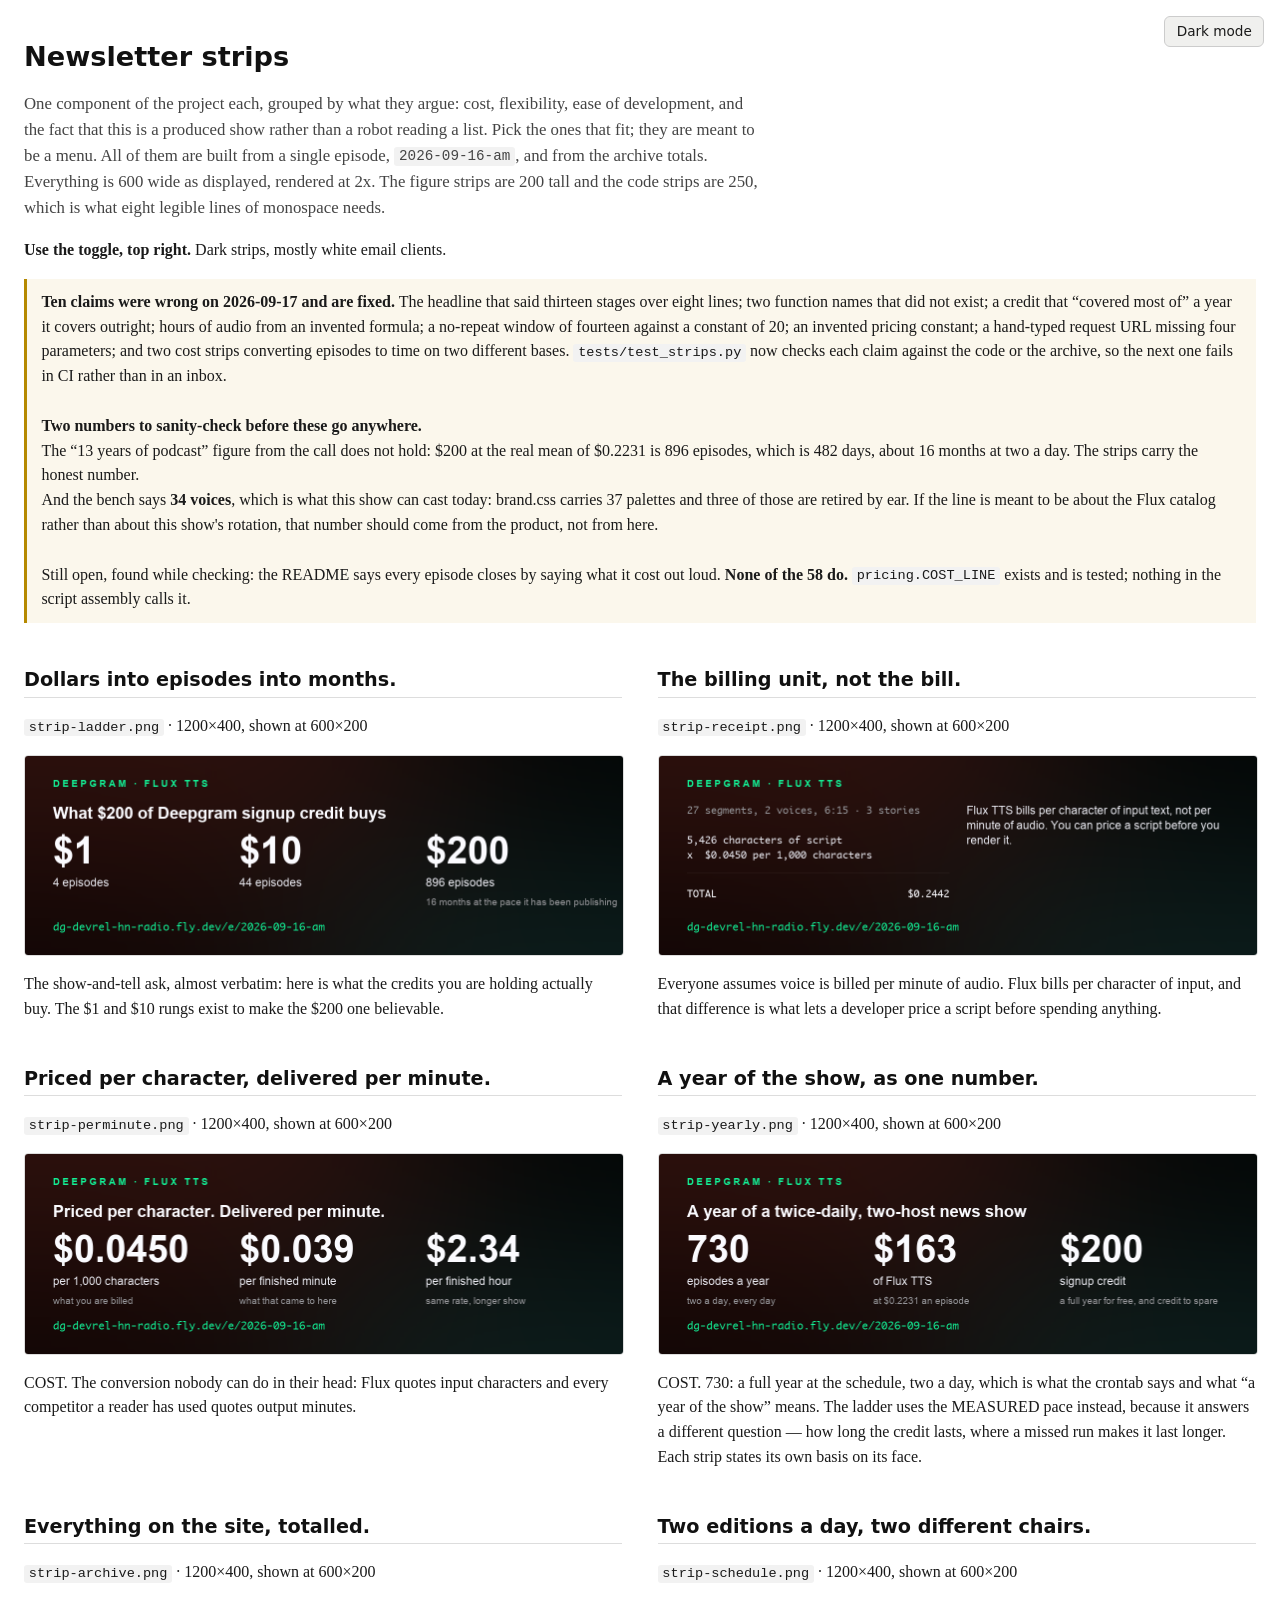
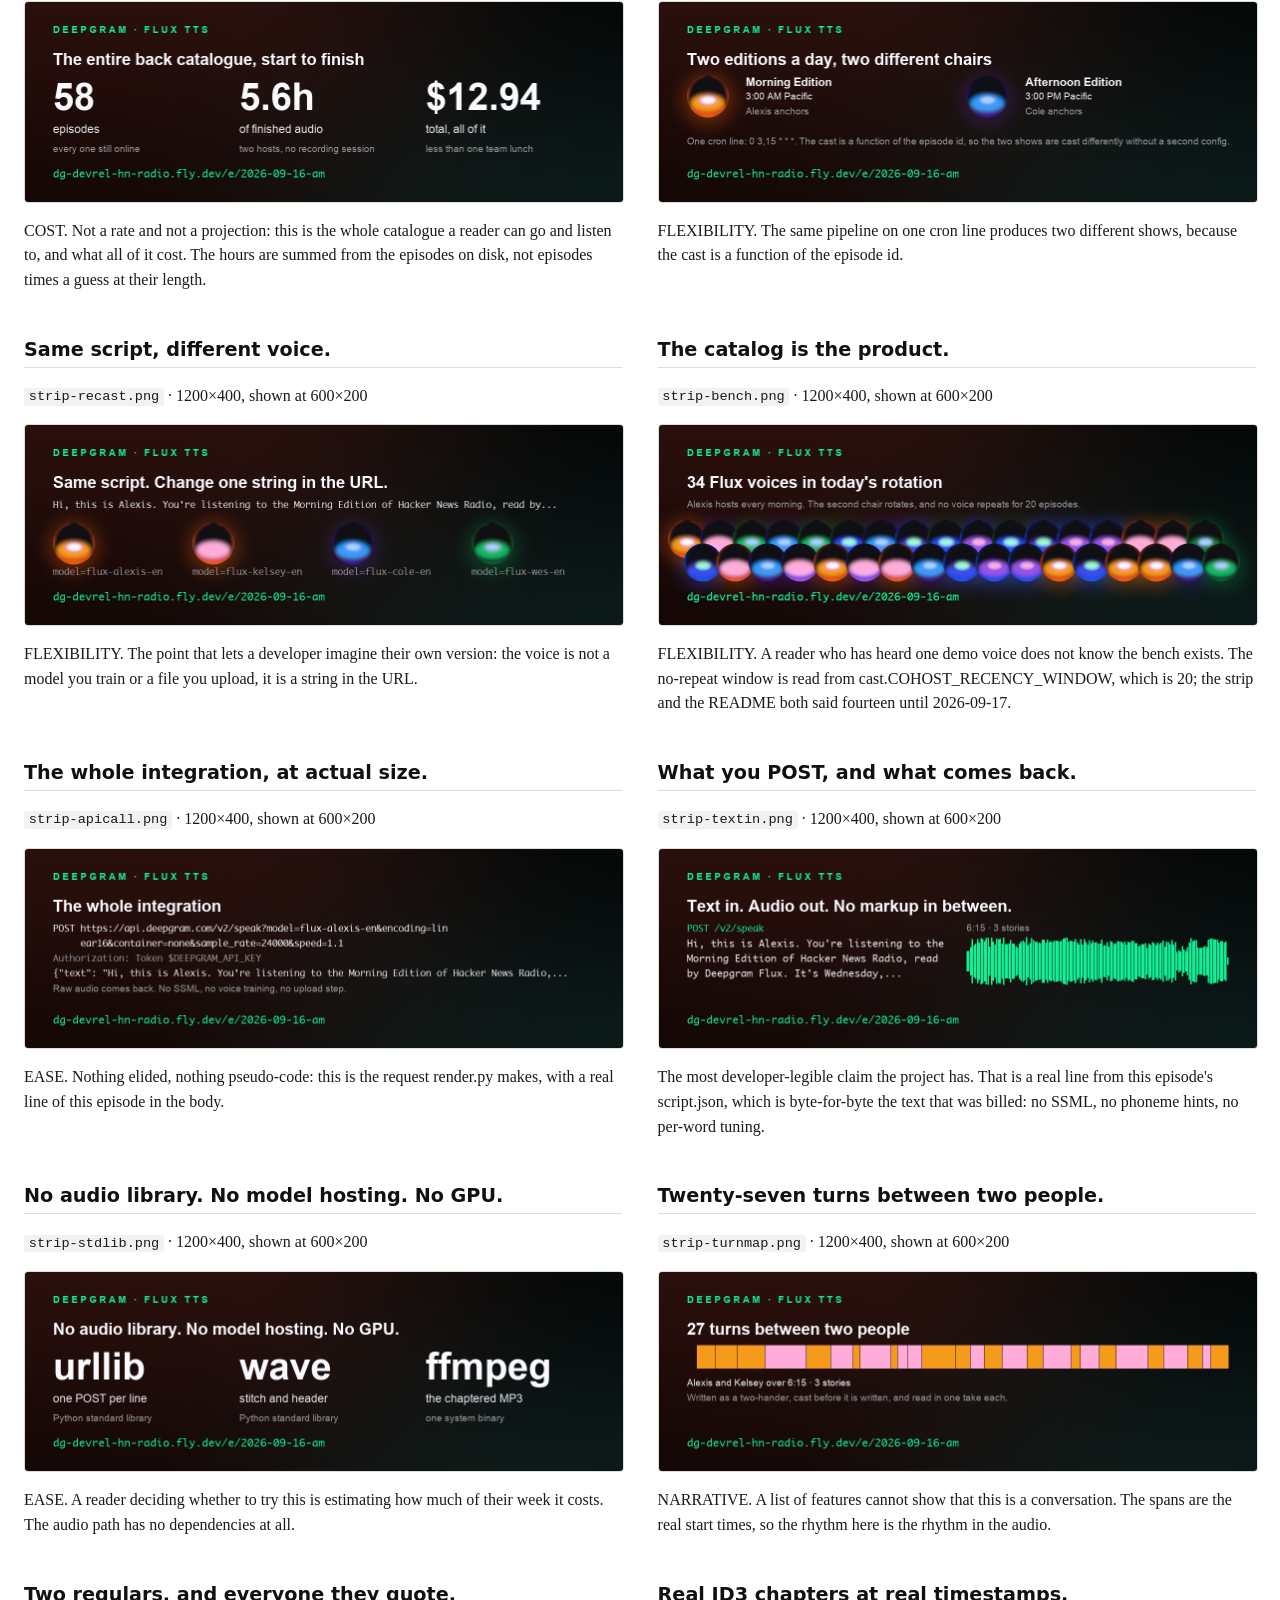
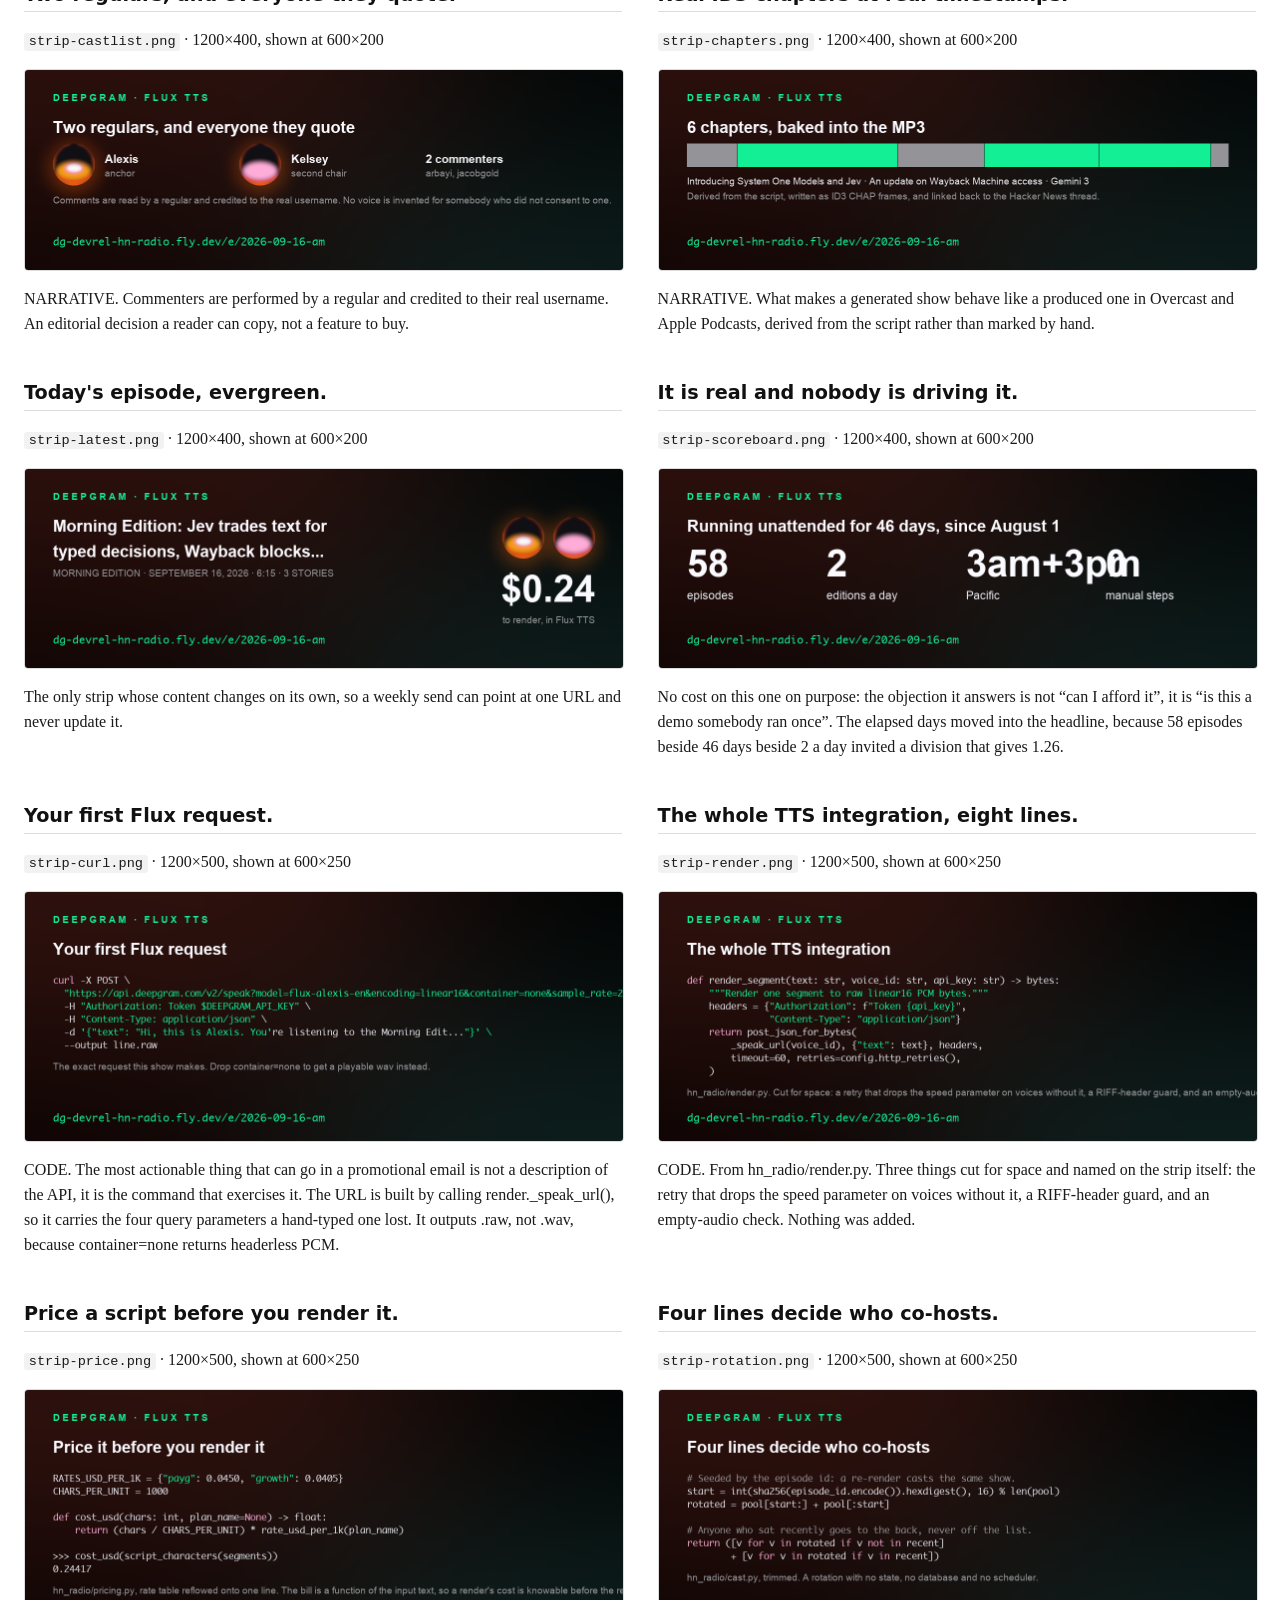
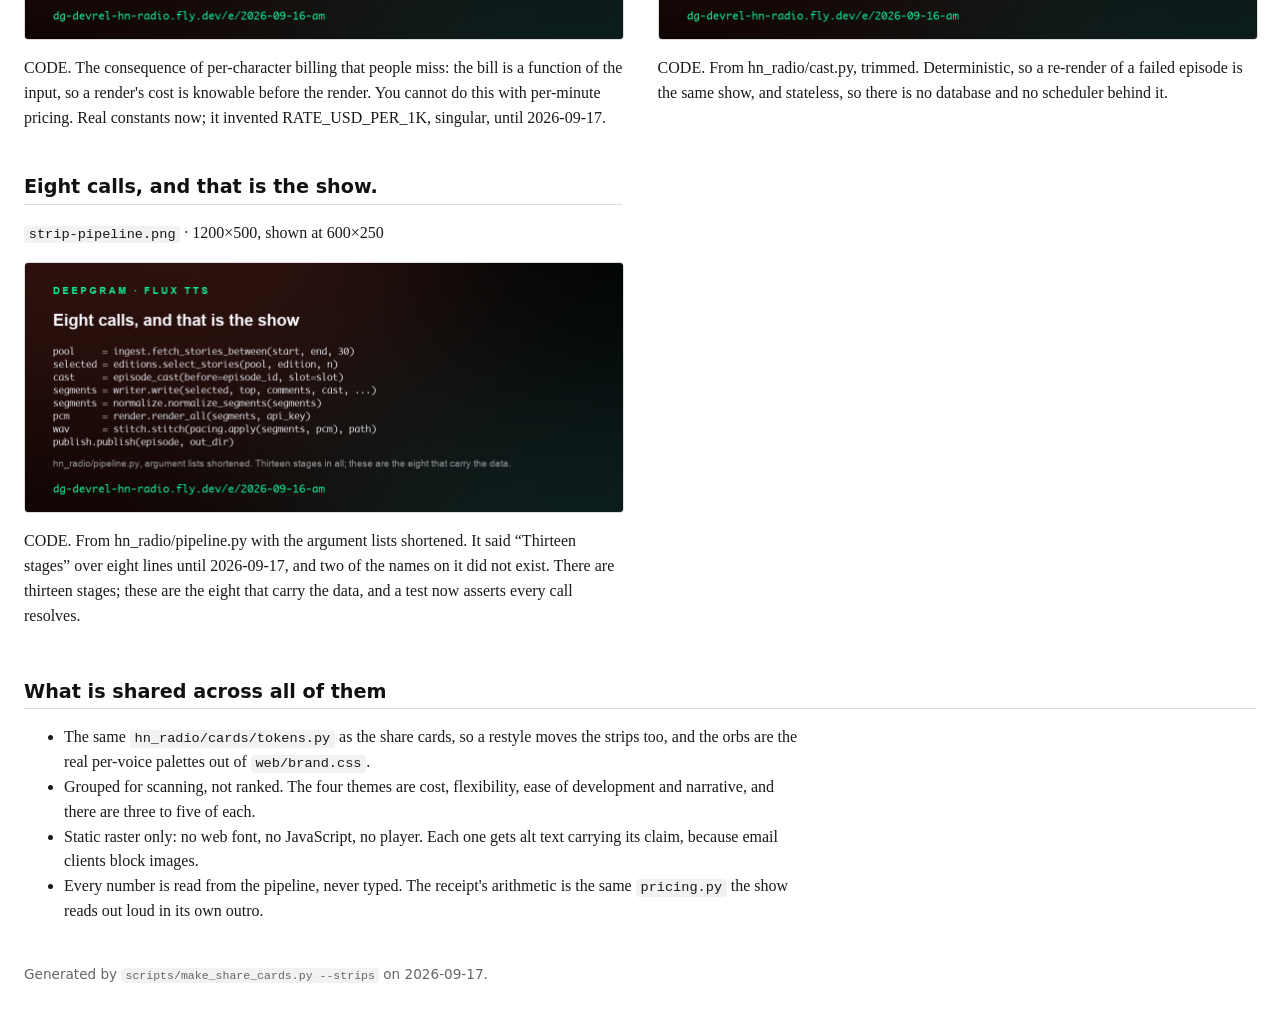
<file: docs/share-cards/strips.html>
<!DOCTYPE html>
<!--
  GENERATED by scripts/make_share_cards.py. Do not edit the output; edit this template, or the
  content and styles in that script, and re-run. The next run overwrites whatever is there.

  Two pages come out of this one template -- the sample set and the full contact sheet -- so the
  theme chrome below is written once and neither page can drift from the other.

  Theme chrome below is copied verbatim from ~/Developer/gutils/templates/print-ready-html-doc.html
  so this page behaves like every other doc: follows the system theme, remembers the choice, and
  prints clean. Only the content between the CONTENT markers and the styles after the
  "Document-specific" line belong to this page.

  The light/dark toggle is doing real work here rather than being chrome. These cards are dark
  objects going into emails that are usually white, so flipping the page is the closest thing to
  seeing one land in a client.
-->
<html lang="en">
<head>
<meta charset="utf-8">
<meta name="viewport" content="width=device-width, initial-scale=1">
<title>HN Radio newsletter strips</title>
<style>
  /* ===== THEME CHROME - DO NOT EDIT (keep identical across all docs) ===== */
  :root {
    --bg: #fff;
    --text: #1a1a1a;
    --heading: #111;
    --muted: #555;
    --muted2: #444;
    --faint: #666;
    --rule: #ddd;
    --dot: #e2e2e2;
    --code-bg: #f2f2f2;
    --setup-bg: #f6f6f4;
    --setup-border: #e0e0dc;
    --watch-bg: #fbf7ec;
    --watch-border: #b58900;
    --btn-bg: #f0f0ee;
    --btn-border: #ccc;
    --accent: #c9a227;
  }
  html[data-theme="dark"] {
    --bg: #17191d;
    --text: #cfd2d6;
    --heading: #f1f2f4;
    --muted: #9aa0a6;
    --muted2: #b3b8bd;
    --faint: #888e94;
    --rule: #34383e;
    --dot: #2b2f34;
    --code-bg: #262a30;
    --setup-bg: #1e2126;
    --setup-border: #34383e;
    --watch-bg: #241f14;
    --watch-border: #c9a227;
    --btn-bg: #23262b;
    --btn-border: #3a3f45;
  }
  #theme-toggle {
    position: fixed;
    top: 1rem;
    right: 1rem;
    font-family: system-ui, sans-serif;
    font-size: 0.85rem;
    color: var(--text);
    background: var(--btn-bg);
    border: 1px solid var(--btn-border);
    border-radius: 6px;
    padding: 0.4rem 0.7rem;
    cursor: pointer;
    z-index: 10;
  }
  #theme-toggle:hover { border-color: var(--faint); }
  /* ===== END THEME CHROME ===== */

  /* ===== BASE DOCUMENT STYLE (Sam's standing conventions) ===== */
  body {
    font-family: Georgia, 'Times New Roman', serif;
    font-size: 16px;
    line-height: 1.55;
    color: var(--text);
    max-width: 46rem;
    margin: 2.5rem auto;
    padding: 0 1.5rem;
    background: var(--bg);
    transition: background 0.15s ease, color 0.15s ease;
  }
  h1, h2, h3 {
    font-family: system-ui, -apple-system, 'Segoe UI', sans-serif;
    line-height: 1.25;
    color: var(--heading);
  }
  h1 { font-size: 1.7rem; margin: 0 0 0.25rem; }
  h2 {
    font-size: 1.2rem;
    margin: 2.2rem 0 0.6rem;
    padding-bottom: 0.3rem;
    border-bottom: 1px solid var(--rule);
    page-break-after: avoid;
  }
  h3 { font-size: 1.02rem; margin: 1.5rem 0 0.4rem; }
  p, li { color: var(--text); }
  a { color: inherit; text-decoration: underline; text-decoration-color: var(--accent); }
  code {
    font-family: 'SF Mono', ui-monospace, Menlo, monospace;
    font-size: 0.85em;
    background: var(--code-bg);
    padding: 0.1em 0.35em;
    border-radius: 3px;
  }
  pre {
    background: var(--code-bg);
    padding: 0.9rem 1.1rem;
    border-radius: 6px;
    overflow-x: auto;
    page-break-inside: avoid;
  }
  pre code { background: none; padding: 0; }
  blockquote {
    border-left: 3px solid var(--watch-border);
    background: var(--watch-bg);
    margin: 0.8rem 0;
    padding: 0.7rem 0.9rem;
    page-break-inside: avoid;
  }
  table { border-collapse: collapse; width: 100%; margin: 0.8rem 0; page-break-inside: avoid; }
  th, td { border: 1px solid var(--rule); padding: 0.45rem 0.7rem; text-align: left; font-size: 0.95rem; }
  th { font-family: system-ui, sans-serif; }
  .meta { margin-top: 2.5rem; color: var(--faint); font-size: 0.85rem; font-family: system-ui, sans-serif; }
  /* ===== END BASE ===== */

  /* ===== PRINT: force clean light, hide the toggle ===== */
  @media print {
    :root { --bg:#fff; --text:#1a1a1a; --heading:#111; --setup-bg:#f6f6f4; --watch-bg:#fbf7ec; --code-bg:#f2f2f2; }
    body { margin: 0; font-size: 12pt; }
    blockquote, pre { background: none; }
    #theme-toggle { display: none; }
  }

  /* ===== Document-specific styles may be ADDED below this line ===== */

  body { max-width: 100rem; }
  p, li, .lede { max-width: 46rem; }
  .lede { font-size: 1.05rem; color: var(--muted2); }

  /* Tiles size themselves to the window rather than to a reading column: two across on a laptop,
     three on a wide display, one on a phone. The 30rem floor is doing legibility work rather than
     taste -- below about 480px the card's own 27px label type lands under 8 CSS pixels, and at
     that size more resolution buys nothing because the glyphs are simply too small to read. */
  .sheet {
    display: grid;
    grid-template-columns: repeat(auto-fill, minmax(30rem, 1fr));
    gap: 1.6rem 1.4rem;
    margin: 1.2rem 0 2rem;
  }
  .tile { page-break-inside: avoid; }
  .tile img {
    display: block;
    width: 100%;
    height: auto;
    border: 1px solid var(--rule);
    border-radius: 4px;
  }
  .tile-facts {
    font-family: system-ui, sans-serif;
    font-size: 0.78rem;
    line-height: 1.45;
    color: var(--muted);
    margin: 0.4rem 0 0;
  }
  .tile-id { color: var(--heading); font-weight: 600; }
  /* The cost is what this page is for, so it is the one thing in a tile that is not grey. */
  .tile-cost { color: var(--heading); font-weight: 600; }
  .band { font-family: system-ui, sans-serif; font-size: 0.85rem; }
  @media print {
    .sheet { grid-template-columns: repeat(2, 1fr); gap: 0.8rem; }
  }

  /* Two columns, so the whole set can be scanned at once rather than scrolled through. Each
     strip is 600 wide, which is exactly its display size, so nothing here is a preview of a
     preview. Collapses to one column under about 1300px. */
  .strips { display: grid; grid-template-columns: repeat(auto-fit, minmax(37rem, 1fr));
            gap: 0.4rem 2.2rem; margin: 1.4rem 0; }
  .strip-cell { page-break-inside: avoid; }
  .strip-cell h2 { margin-top: 1.4rem; }
  .strip-cell p { max-width: none; }
  figure { margin: 0.7rem 0 0.5rem; }
  img.strip { display: block; width: 600px; max-width: 100%; height: auto;
              border: 1px solid var(--rule); border-radius: 4px; }
  blockquote { max-width: none; }
  @media print { .strips { grid-template-columns: repeat(2, 1fr); } }
</style>
</head>
<body>

<button id="theme-toggle" type="button" aria-label="Toggle dark mode">Light mode</button>

<!-- ===== CONTENT START ===== -->
<h1>Newsletter strips</h1>
<p class="lede">One component of the project each, grouped by what they argue: cost, flexibility,
ease of development, and the fact that this is a produced show rather than a robot reading a
list. Pick the ones that fit; they are meant to be a menu. All of them are built from a single
episode,
<code>2026-09-16-am</code>, and from the archive totals. Everything is 600 wide as
displayed, rendered at 2x. The figure strips are 200 tall and the code strips are 250, which is
what eight legible lines of monospace needs.</p>

<p><b>Use the toggle, top right.</b> Dark strips, mostly white email clients.</p>

<blockquote><b>Ten claims were wrong on 2026-09-17 and are fixed.</b>
The headline that said thirteen stages over eight lines; two function names that did not exist;
a credit that “covered most of” a year it covers outright; hours of audio from an
invented formula; a no-repeat window of fourteen against a constant of 20; an invented pricing
constant; a hand-typed request URL missing four parameters; and two cost strips converting
episodes to time on two different bases. <code>tests/test_strips.py</code> now checks each claim
against the code or the archive, so the next one fails in CI rather than in an inbox.<br><br>
<b>Two numbers to sanity-check before these go anywhere.</b><br>
The &ldquo;13 years of podcast&rdquo; figure from the call does not hold: $200
at the real mean of $0.2231 is 896 episodes, which is
482 days, about 16 months at two
a day. The strips carry the honest number.<br>
And the bench says <b>34 voices</b>, which is what this show can cast today: brand.css carries 37
palettes and three of those are retired by ear. If the line is meant to be about the Flux catalog
rather than about this show's rotation, that number should come from the product, not from here.
<br><br>
Still open, found while checking: the README says every episode closes by saying what it cost out
loud. <b>None of the 58 do.</b> <code>pricing.COST_LINE</code> exists and is tested; nothing in
the script assembly calls it.</blockquote>
<div class="strips">
<div class="strip-cell">
<h2>Dollars into episodes into months.</h2>
<p class="facts"><code>strip-ladder.png</code> &middot;
  1200&times;400, shown at 600&times;200</p>
<figure><img class="strip" src="strip-ladder.png" alt="Dollars into episodes into months."></figure>
<p>The show-and-tell ask, almost verbatim: here is what the credits you are holding actually buy. The $1 and $10 rungs exist to make the $200 one believable.</p>
</div>

<div class="strip-cell">
<h2>The billing unit, not the bill.</h2>
<p class="facts"><code>strip-receipt.png</code> &middot;
  1200&times;400, shown at 600&times;200</p>
<figure><img class="strip" src="strip-receipt.png" alt="The billing unit, not the bill."></figure>
<p>Everyone assumes voice is billed per minute of audio. Flux bills per character of input, and that difference is what lets a developer price a script before spending anything.</p>
</div>

<div class="strip-cell">
<h2>Priced per character, delivered per minute.</h2>
<p class="facts"><code>strip-perminute.png</code> &middot;
  1200&times;400, shown at 600&times;200</p>
<figure><img class="strip" src="strip-perminute.png" alt="Priced per character, delivered per minute."></figure>
<p>COST. The conversion nobody can do in their head: Flux quotes input characters and every competitor a reader has used quotes output minutes.</p>
</div>

<div class="strip-cell">
<h2>A year of the show, as one number.</h2>
<p class="facts"><code>strip-yearly.png</code> &middot;
  1200&times;400, shown at 600&times;200</p>
<figure><img class="strip" src="strip-yearly.png" alt="A year of the show, as one number."></figure>
<p>COST. 730: a full year at the schedule, two a day, which is what the crontab says and what “a year of the show” means. The ladder uses the MEASURED pace instead, because it answers a different question — how long the credit lasts, where a missed run makes it last longer. Each strip states its own basis on its face.</p>
</div>

<div class="strip-cell">
<h2>Everything on the site, totalled.</h2>
<p class="facts"><code>strip-archive.png</code> &middot;
  1200&times;400, shown at 600&times;200</p>
<figure><img class="strip" src="strip-archive.png" alt="Everything on the site, totalled."></figure>
<p>COST. Not a rate and not a projection: this is the whole catalogue a reader can go and listen to, and what all of it cost. The hours are summed from the episodes on disk, not episodes times a guess at their length.</p>
</div>

<div class="strip-cell">
<h2>Two editions a day, two different chairs.</h2>
<p class="facts"><code>strip-schedule.png</code> &middot;
  1200&times;400, shown at 600&times;200</p>
<figure><img class="strip" src="strip-schedule.png" alt="Two editions a day, two different chairs."></figure>
<p>FLEXIBILITY. The same pipeline on one cron line produces two different shows, because the cast is a function of the episode id.</p>
</div>

<div class="strip-cell">
<h2>Same script, different voice.</h2>
<p class="facts"><code>strip-recast.png</code> &middot;
  1200&times;400, shown at 600&times;200</p>
<figure><img class="strip" src="strip-recast.png" alt="Same script, different voice."></figure>
<p>FLEXIBILITY. The point that lets a developer imagine their own version: the voice is not a model you train or a file you upload, it is a string in the URL.</p>
</div>

<div class="strip-cell">
<h2>The catalog is the product.</h2>
<p class="facts"><code>strip-bench.png</code> &middot;
  1200&times;400, shown at 600&times;200</p>
<figure><img class="strip" src="strip-bench.png" alt="The catalog is the product."></figure>
<p>FLEXIBILITY. A reader who has heard one demo voice does not know the bench exists. The no-repeat window is read from cast.COHOST_RECENCY_WINDOW, which is 20; the strip and the README both said fourteen until 2026-09-17.</p>
</div>

<div class="strip-cell">
<h2>The whole integration, at actual size.</h2>
<p class="facts"><code>strip-apicall.png</code> &middot;
  1200&times;400, shown at 600&times;200</p>
<figure><img class="strip" src="strip-apicall.png" alt="The whole integration, at actual size."></figure>
<p>EASE. Nothing elided, nothing pseudo-code: this is the request render.py makes, with a real line of this episode in the body.</p>
</div>

<div class="strip-cell">
<h2>What you POST, and what comes back.</h2>
<p class="facts"><code>strip-textin.png</code> &middot;
  1200&times;400, shown at 600&times;200</p>
<figure><img class="strip" src="strip-textin.png" alt="What you POST, and what comes back."></figure>
<p>The most developer-legible claim the project has. That is a real line from this episode&#x27;s script.json, which is byte-for-byte the text that was billed: no SSML, no phoneme hints, no per-word tuning.</p>
</div>

<div class="strip-cell">
<h2>No audio library. No model hosting. No GPU.</h2>
<p class="facts"><code>strip-stdlib.png</code> &middot;
  1200&times;400, shown at 600&times;200</p>
<figure><img class="strip" src="strip-stdlib.png" alt="No audio library. No model hosting. No GPU."></figure>
<p>EASE. A reader deciding whether to try this is estimating how much of their week it costs. The audio path has no dependencies at all.</p>
</div>

<div class="strip-cell">
<h2>Twenty-seven turns between two people.</h2>
<p class="facts"><code>strip-turnmap.png</code> &middot;
  1200&times;400, shown at 600&times;200</p>
<figure><img class="strip" src="strip-turnmap.png" alt="Twenty-seven turns between two people."></figure>
<p>NARRATIVE. A list of features cannot show that this is a conversation. The spans are the real start times, so the rhythm here is the rhythm in the audio.</p>
</div>

<div class="strip-cell">
<h2>Two regulars, and everyone they quote.</h2>
<p class="facts"><code>strip-castlist.png</code> &middot;
  1200&times;400, shown at 600&times;200</p>
<figure><img class="strip" src="strip-castlist.png" alt="Two regulars, and everyone they quote."></figure>
<p>NARRATIVE. Commenters are performed by a regular and credited to their real username. An editorial decision a reader can copy, not a feature to buy.</p>
</div>

<div class="strip-cell">
<h2>Real ID3 chapters at real timestamps.</h2>
<p class="facts"><code>strip-chapters.png</code> &middot;
  1200&times;400, shown at 600&times;200</p>
<figure><img class="strip" src="strip-chapters.png" alt="Real ID3 chapters at real timestamps."></figure>
<p>NARRATIVE. What makes a generated show behave like a produced one in Overcast and Apple Podcasts, derived from the script rather than marked by hand.</p>
</div>

<div class="strip-cell">
<h2>Today&#x27;s episode, evergreen.</h2>
<p class="facts"><code>strip-latest.png</code> &middot;
  1200&times;400, shown at 600&times;200</p>
<figure><img class="strip" src="strip-latest.png" alt="Today&#x27;s episode, evergreen."></figure>
<p>The only strip whose content changes on its own, so a weekly send can point at one URL and never update it.</p>
</div>

<div class="strip-cell">
<h2>It is real and nobody is driving it.</h2>
<p class="facts"><code>strip-scoreboard.png</code> &middot;
  1200&times;400, shown at 600&times;200</p>
<figure><img class="strip" src="strip-scoreboard.png" alt="It is real and nobody is driving it."></figure>
<p>No cost on this one on purpose: the objection it answers is not “can I afford it”, it is “is this a demo somebody ran once”. The elapsed days moved into the headline, because 58 episodes beside 46 days beside 2 a day invited a division that gives 1.26.</p>
</div>

<div class="strip-cell">
<h2>Your first Flux request.</h2>
<p class="facts"><code>strip-curl.png</code> &middot;
  1200&times;500, shown at 600&times;250</p>
<figure><img class="strip" src="strip-curl.png" alt="Your first Flux request."></figure>
<p>CODE. The most actionable thing that can go in a promotional email is not a description of the API, it is the command that exercises it. The URL is built by calling render._speak_url(), so it carries the four query parameters a hand-typed one lost. It outputs .raw, not .wav, because container=none returns headerless PCM.</p>
</div>

<div class="strip-cell">
<h2>The whole TTS integration, eight lines.</h2>
<p class="facts"><code>strip-render.png</code> &middot;
  1200&times;500, shown at 600&times;250</p>
<figure><img class="strip" src="strip-render.png" alt="The whole TTS integration, eight lines."></figure>
<p>CODE. From hn_radio/render.py. Three things cut for space and named on the strip itself: the retry that drops the speed parameter on voices without it, a RIFF-header guard, and an empty-audio check. Nothing was added.</p>
</div>

<div class="strip-cell">
<h2>Price a script before you render it.</h2>
<p class="facts"><code>strip-price.png</code> &middot;
  1200&times;500, shown at 600&times;250</p>
<figure><img class="strip" src="strip-price.png" alt="Price a script before you render it."></figure>
<p>CODE. The consequence of per-character billing that people miss: the bill is a function of the input, so a render&#x27;s cost is knowable before the render. You cannot do this with per-minute pricing. Real constants now; it invented RATE_USD_PER_1K, singular, until 2026-09-17.</p>
</div>

<div class="strip-cell">
<h2>Four lines decide who co-hosts.</h2>
<p class="facts"><code>strip-rotation.png</code> &middot;
  1200&times;500, shown at 600&times;250</p>
<figure><img class="strip" src="strip-rotation.png" alt="Four lines decide who co-hosts."></figure>
<p>CODE. From hn_radio/cast.py, trimmed. Deterministic, so a re-render of a failed episode is the same show, and stateless, so there is no database and no scheduler behind it.</p>
</div>

<div class="strip-cell">
<h2>Eight calls, and that is the show.</h2>
<p class="facts"><code>strip-pipeline.png</code> &middot;
  1200&times;500, shown at 600&times;250</p>
<figure><img class="strip" src="strip-pipeline.png" alt="Eight calls, and that is the show."></figure>
<p>CODE. From hn_radio/pipeline.py with the argument lists shortened. It said “Thirteen stages” over eight lines until 2026-09-17, and two of the names on it did not exist. There are thirteen stages; these are the eight that carry the data, and a test now asserts every call resolves.</p>
</div>
</div>
<h2>What is shared across all of them</h2>
<ul>
  <li>The same <code>hn_radio/cards/tokens.py</code> as the share cards, so a restyle moves the
      strips too, and the orbs are the real per-voice palettes out of <code>web/brand.css</code>.</li>
  <li>Grouped for scanning, not ranked. The four themes are cost, flexibility, ease of
      development and narrative, and there are three to five of each.</li>
  <li>Static raster only: no web font, no JavaScript, no player. Each one gets alt text carrying
      its claim, because email clients block images.</li>
  <li>Every number is read from the pipeline, never typed. The receipt's arithmetic is the same
      <code>pricing.py</code> the show reads out loud in its own outro.</li>
</ul>

<p class="meta">Generated by <code>scripts/make_share_cards.py --strips</code> on
2026-09-17.</p>
<!-- ===== CONTENT END ===== -->

<script>
  /* ===== THEME SCRIPT - DO NOT EDIT (keep identical across all docs) ===== */
  (function () {
    var root = document.documentElement;
    var btn = document.getElementById('theme-toggle');
    var stored = null;
    try { stored = localStorage.getItem('doc-theme'); } catch (e) {}
    var systemDark = window.matchMedia && window.matchMedia('(prefers-color-scheme: dark)').matches;
    var theme = stored || (systemDark ? 'dark' : 'light');

    function apply(t) {
      root.setAttribute('data-theme', t);
      btn.textContent = t === 'dark' ? 'Light mode' : 'Dark mode';
    }
    apply(theme);

    btn.addEventListener('click', function () {
      theme = root.getAttribute('data-theme') === 'dark' ? 'light' : 'dark';
      apply(theme);
      try { localStorage.setItem('doc-theme', theme); } catch (e) {}
    });
  })();
  /* ===== END THEME SCRIPT ===== */
</script>

</body>
</html>
</file>
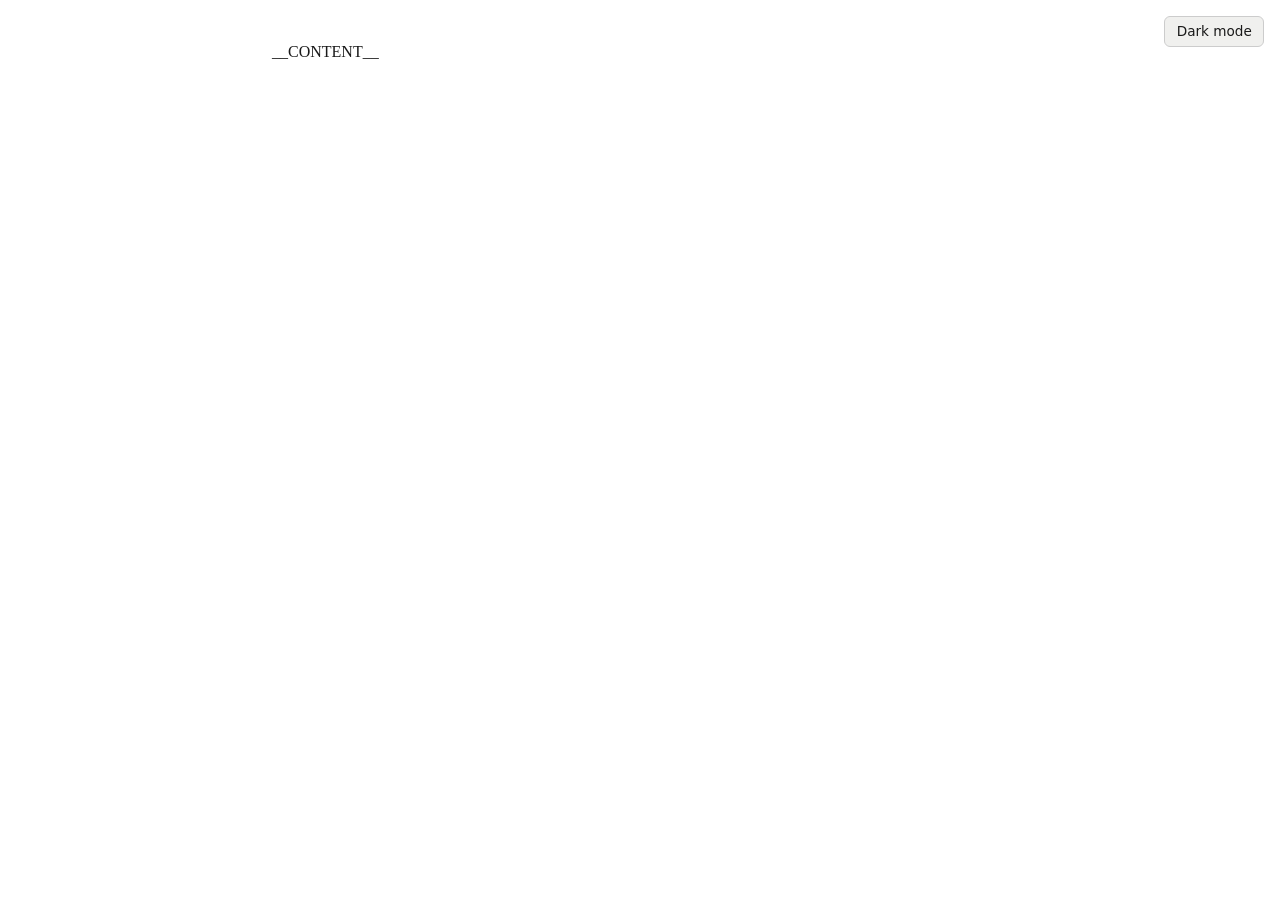
<file: scripts/templates/share-cards-preview.html>
<!DOCTYPE html>
<!--
  GENERATED by scripts/make_share_cards.py. Do not edit the output; edit this template, or the
  content and styles in that script, and re-run. The next run overwrites whatever is there.

  Two pages come out of this one template -- the sample set and the full contact sheet -- so the
  theme chrome below is written once and neither page can drift from the other.

  Theme chrome below is copied verbatim from ~/Developer/gutils/templates/print-ready-html-doc.html
  so this page behaves like every other doc: follows the system theme, remembers the choice, and
  prints clean. Only the content between the CONTENT markers and the styles after the
  "Document-specific" line belong to this page.

  The light/dark toggle is doing real work here rather than being chrome. These cards are dark
  objects going into emails that are usually white, so flipping the page is the closest thing to
  seeing one land in a client.
-->
<html lang="en">
<head>
<meta charset="utf-8">
<meta name="viewport" content="width=device-width, initial-scale=1">
<title>__TITLE__</title>
<style>
  /* ===== THEME CHROME - DO NOT EDIT (keep identical across all docs) ===== */
  :root {
    --bg: #fff;
    --text: #1a1a1a;
    --heading: #111;
    --muted: #555;
    --muted2: #444;
    --faint: #666;
    --rule: #ddd;
    --dot: #e2e2e2;
    --code-bg: #f2f2f2;
    --setup-bg: #f6f6f4;
    --setup-border: #e0e0dc;
    --watch-bg: #fbf7ec;
    --watch-border: #b58900;
    --btn-bg: #f0f0ee;
    --btn-border: #ccc;
    --accent: #c9a227;
  }
  html[data-theme="dark"] {
    --bg: #17191d;
    --text: #cfd2d6;
    --heading: #f1f2f4;
    --muted: #9aa0a6;
    --muted2: #b3b8bd;
    --faint: #888e94;
    --rule: #34383e;
    --dot: #2b2f34;
    --code-bg: #262a30;
    --setup-bg: #1e2126;
    --setup-border: #34383e;
    --watch-bg: #241f14;
    --watch-border: #c9a227;
    --btn-bg: #23262b;
    --btn-border: #3a3f45;
  }
  #theme-toggle {
    position: fixed;
    top: 1rem;
    right: 1rem;
    font-family: system-ui, sans-serif;
    font-size: 0.85rem;
    color: var(--text);
    background: var(--btn-bg);
    border: 1px solid var(--btn-border);
    border-radius: 6px;
    padding: 0.4rem 0.7rem;
    cursor: pointer;
    z-index: 10;
  }
  #theme-toggle:hover { border-color: var(--faint); }
  /* ===== END THEME CHROME ===== */

  /* ===== BASE DOCUMENT STYLE (Sam's standing conventions) ===== */
  body {
    font-family: Georgia, 'Times New Roman', serif;
    font-size: 16px;
    line-height: 1.55;
    color: var(--text);
    max-width: 46rem;
    margin: 2.5rem auto;
    padding: 0 1.5rem;
    background: var(--bg);
    transition: background 0.15s ease, color 0.15s ease;
  }
  h1, h2, h3 {
    font-family: system-ui, -apple-system, 'Segoe UI', sans-serif;
    line-height: 1.25;
    color: var(--heading);
  }
  h1 { font-size: 1.7rem; margin: 0 0 0.25rem; }
  h2 {
    font-size: 1.2rem;
    margin: 2.2rem 0 0.6rem;
    padding-bottom: 0.3rem;
    border-bottom: 1px solid var(--rule);
    page-break-after: avoid;
  }
  h3 { font-size: 1.02rem; margin: 1.5rem 0 0.4rem; }
  p, li { color: var(--text); }
  a { color: inherit; text-decoration: underline; text-decoration-color: var(--accent); }
  code {
    font-family: 'SF Mono', ui-monospace, Menlo, monospace;
    font-size: 0.85em;
    background: var(--code-bg);
    padding: 0.1em 0.35em;
    border-radius: 3px;
  }
  pre {
    background: var(--code-bg);
    padding: 0.9rem 1.1rem;
    border-radius: 6px;
    overflow-x: auto;
    page-break-inside: avoid;
  }
  pre code { background: none; padding: 0; }
  blockquote {
    border-left: 3px solid var(--watch-border);
    background: var(--watch-bg);
    margin: 0.8rem 0;
    padding: 0.7rem 0.9rem;
    page-break-inside: avoid;
  }
  table { border-collapse: collapse; width: 100%; margin: 0.8rem 0; page-break-inside: avoid; }
  th, td { border: 1px solid var(--rule); padding: 0.45rem 0.7rem; text-align: left; font-size: 0.95rem; }
  th { font-family: system-ui, sans-serif; }
  .meta { margin-top: 2.5rem; color: var(--faint); font-size: 0.85rem; font-family: system-ui, sans-serif; }
  /* ===== END BASE ===== */

  /* ===== PRINT: force clean light, hide the toggle ===== */
  @media print {
    :root { --bg:#fff; --text:#1a1a1a; --heading:#111; --setup-bg:#f6f6f4; --watch-bg:#fbf7ec; --code-bg:#f2f2f2; }
    body { margin: 0; font-size: 12pt; }
    blockquote, pre { background: none; }
    #theme-toggle { display: none; }
  }

  /* ===== Document-specific styles may be ADDED below this line ===== */
__STYLE__
</style>
</head>
<body>

<button id="theme-toggle" type="button" aria-label="Toggle dark mode">Light mode</button>

<!-- ===== CONTENT START ===== -->
__CONTENT__
<!-- ===== CONTENT END ===== -->

<script>
  /* ===== THEME SCRIPT - DO NOT EDIT (keep identical across all docs) ===== */
  (function () {
    var root = document.documentElement;
    var btn = document.getElementById('theme-toggle');
    var stored = null;
    try { stored = localStorage.getItem('doc-theme'); } catch (e) {}
    var systemDark = window.matchMedia && window.matchMedia('(prefers-color-scheme: dark)').matches;
    var theme = stored || (systemDark ? 'dark' : 'light');

    function apply(t) {
      root.setAttribute('data-theme', t);
      btn.textContent = t === 'dark' ? 'Light mode' : 'Dark mode';
    }
    apply(theme);

    btn.addEventListener('click', function () {
      theme = root.getAttribute('data-theme') === 'dark' ? 'light' : 'dark';
      apply(theme);
      try { localStorage.setItem('doc-theme', theme); } catch (e) {}
    });
  })();
  /* ===== END THEME SCRIPT ===== */
</script>

</body>
</html>
</file>
